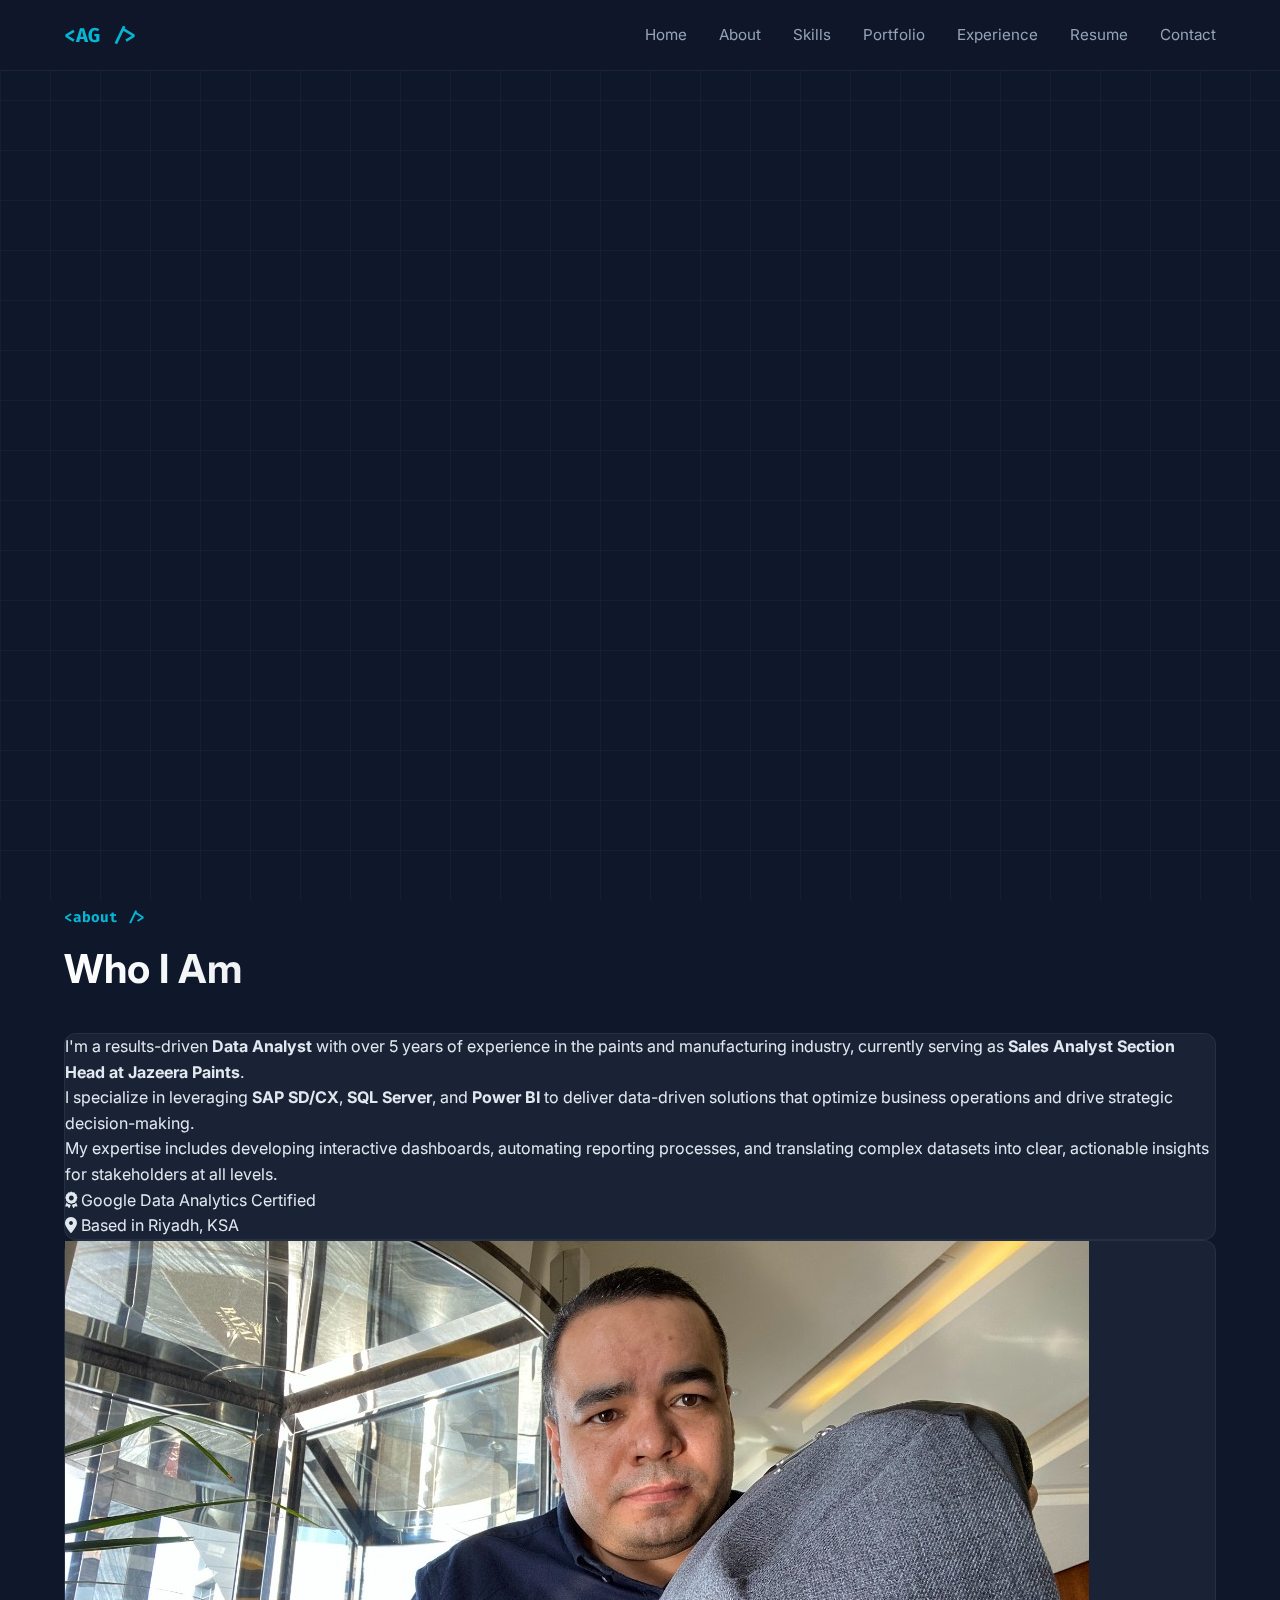
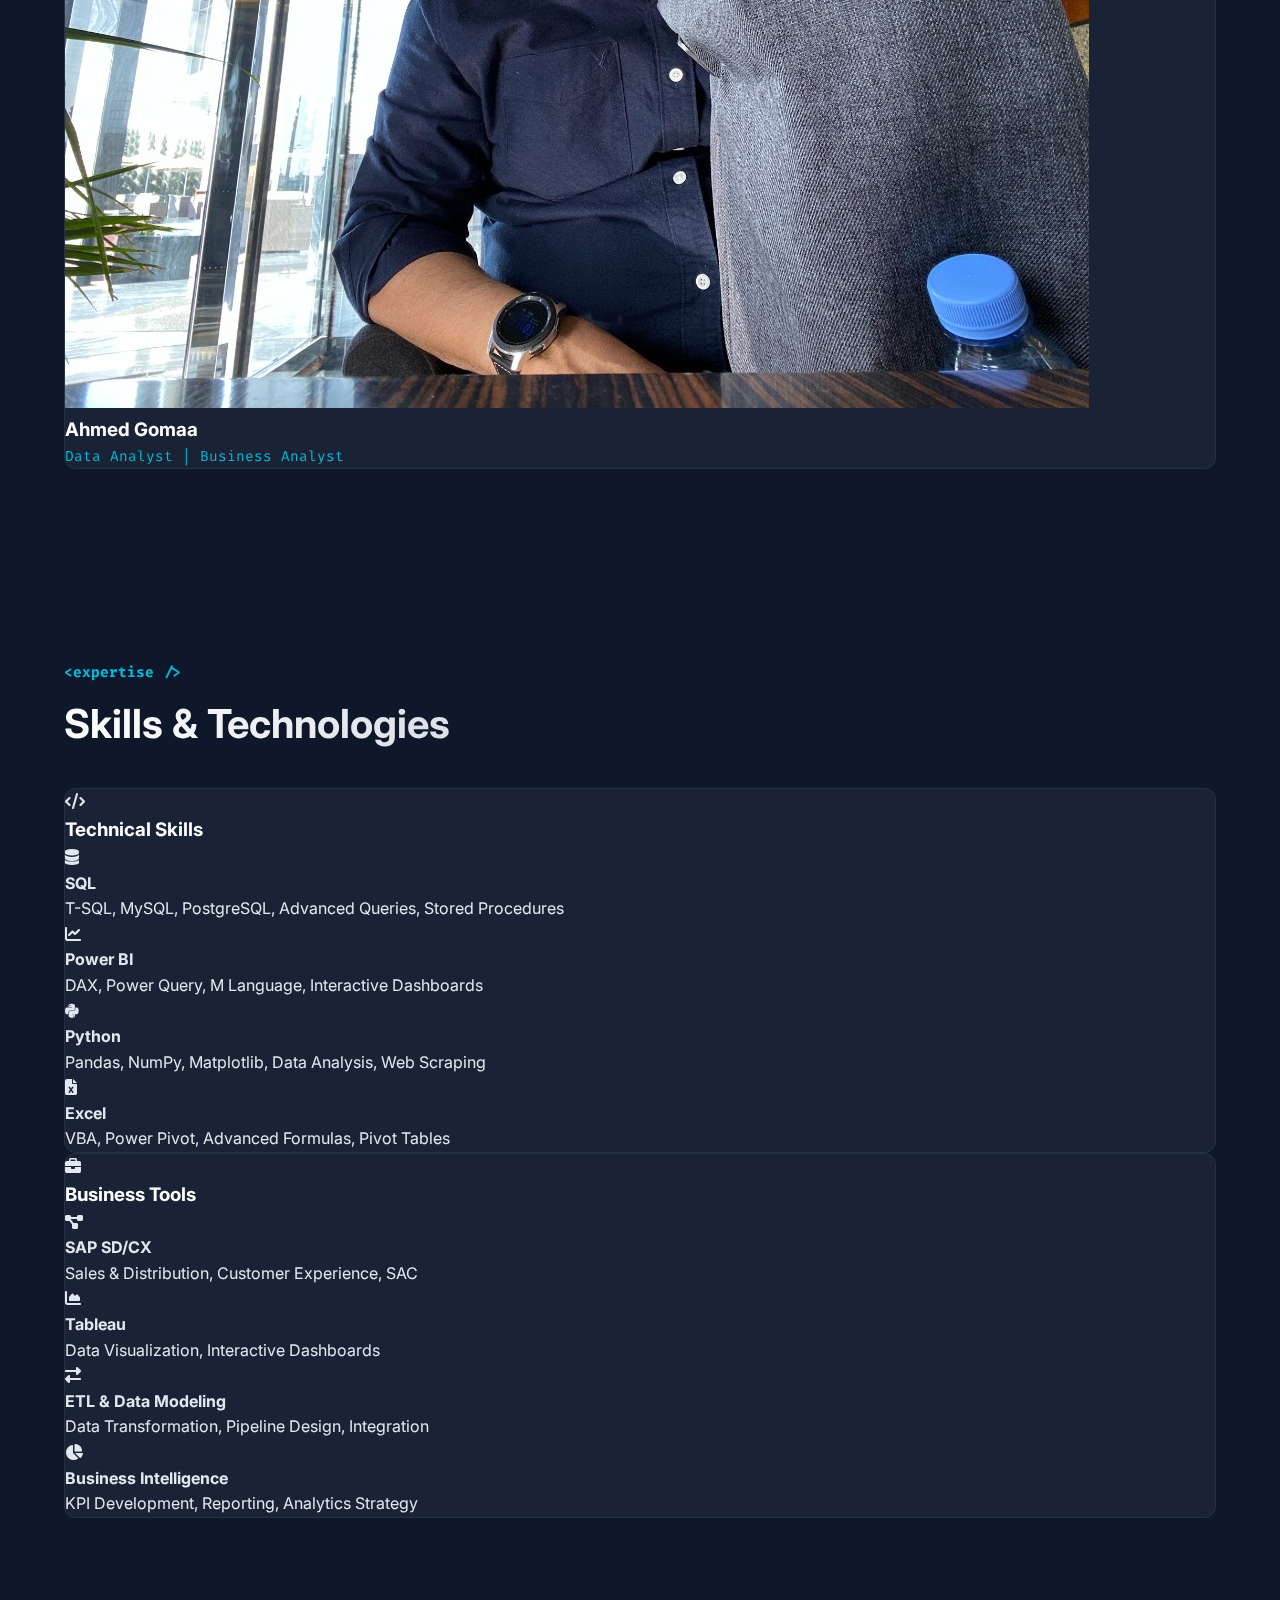
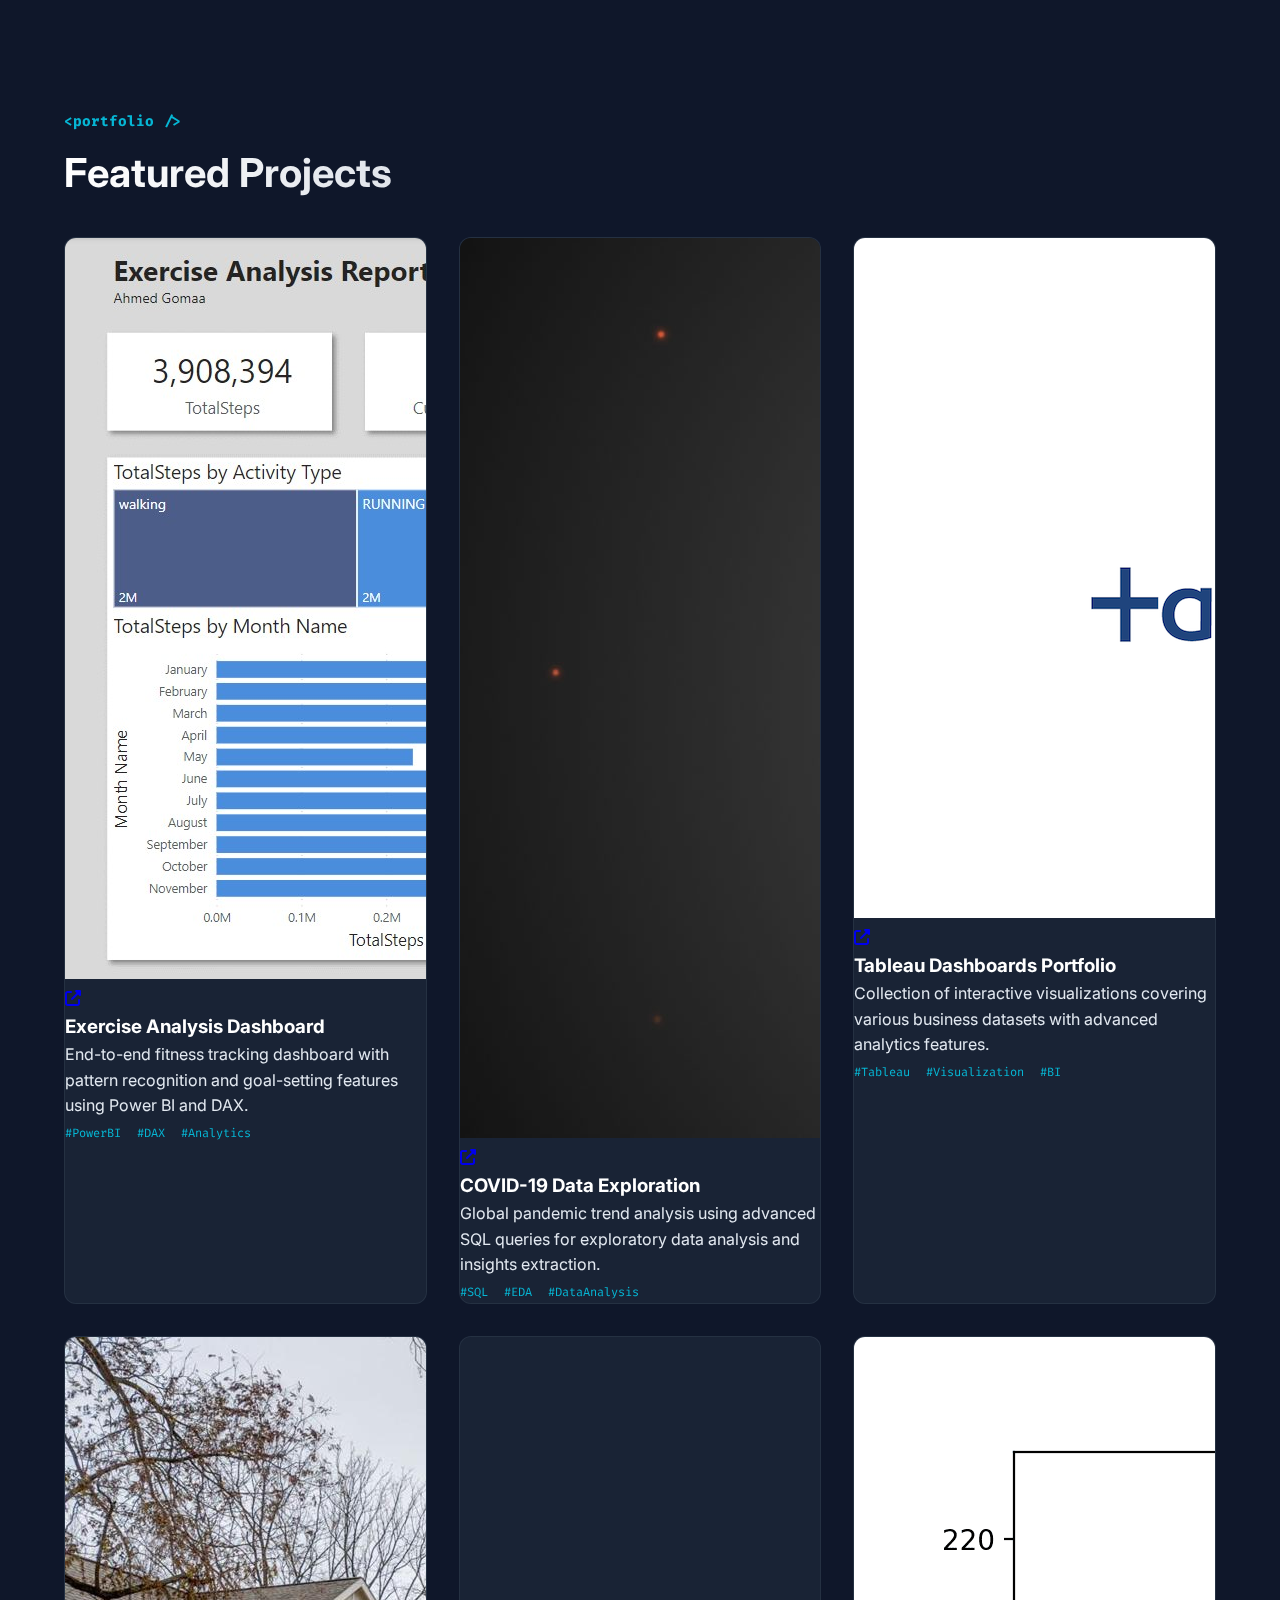
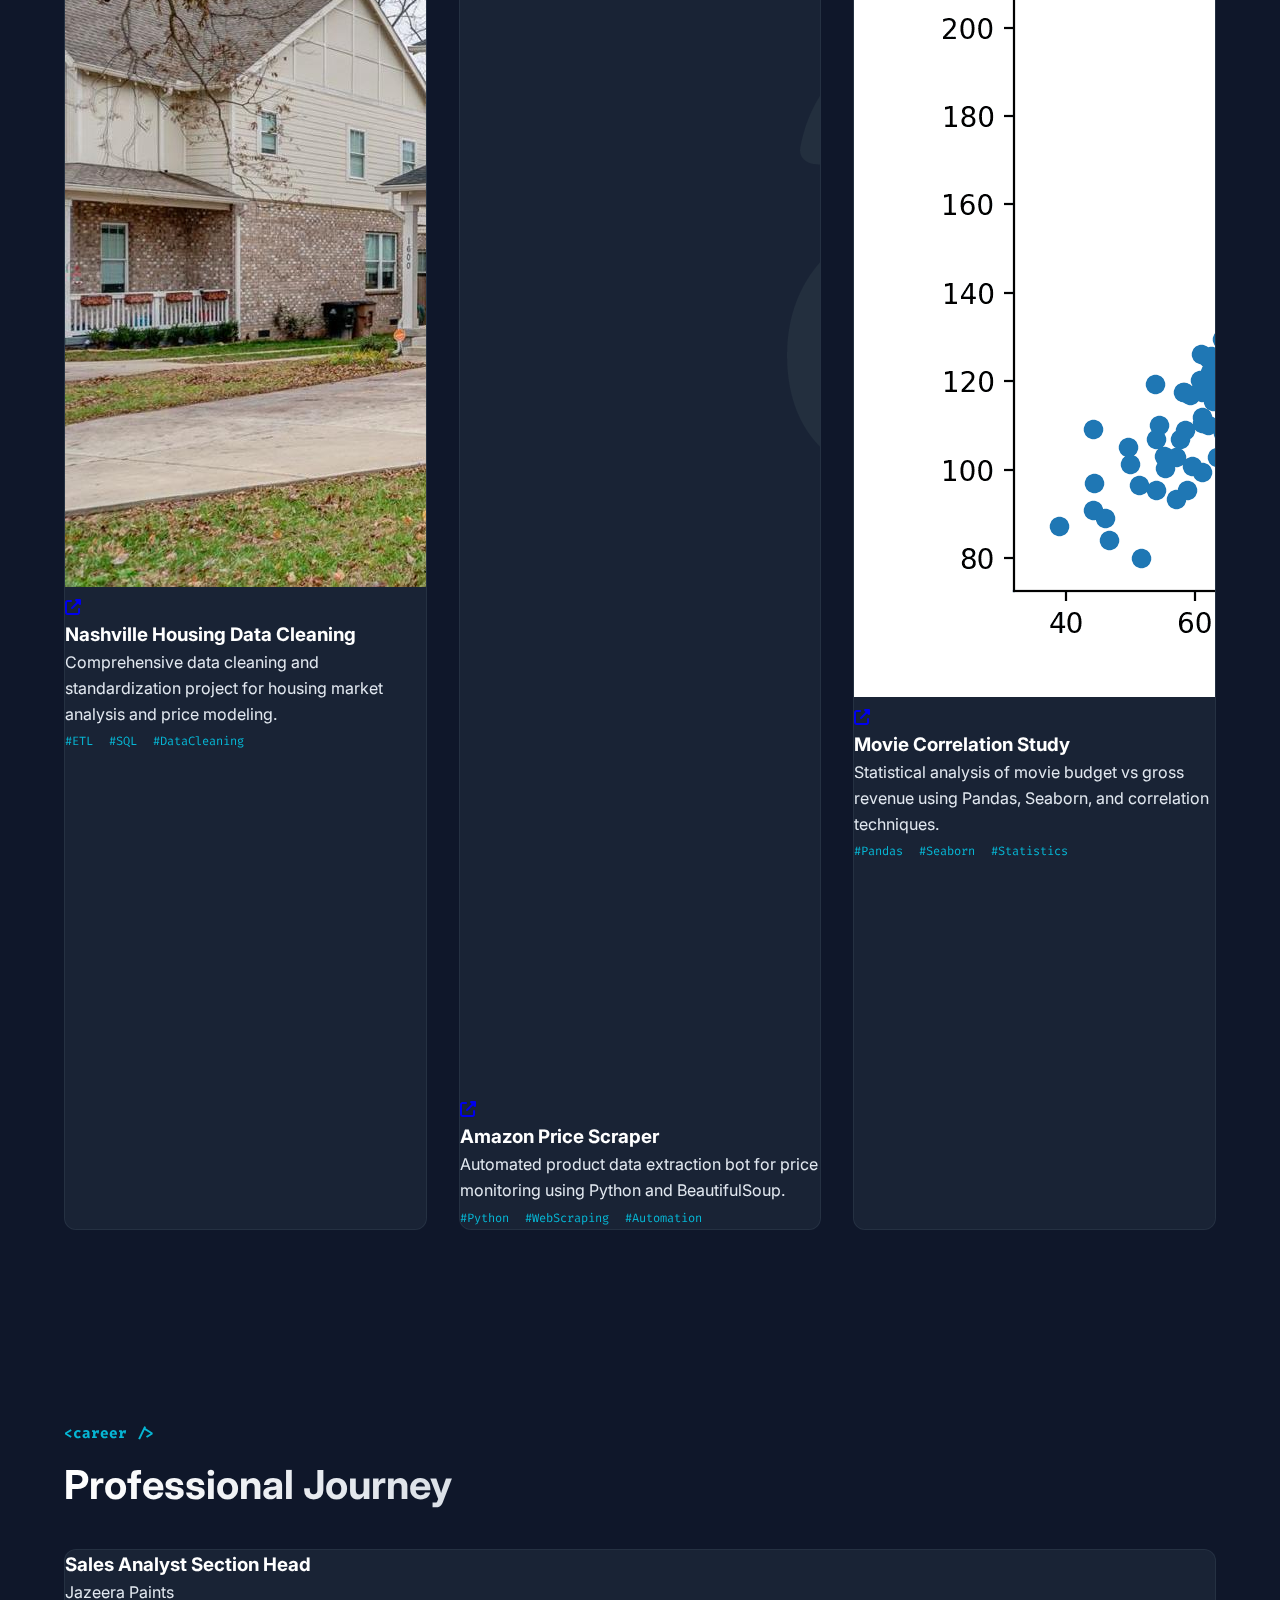
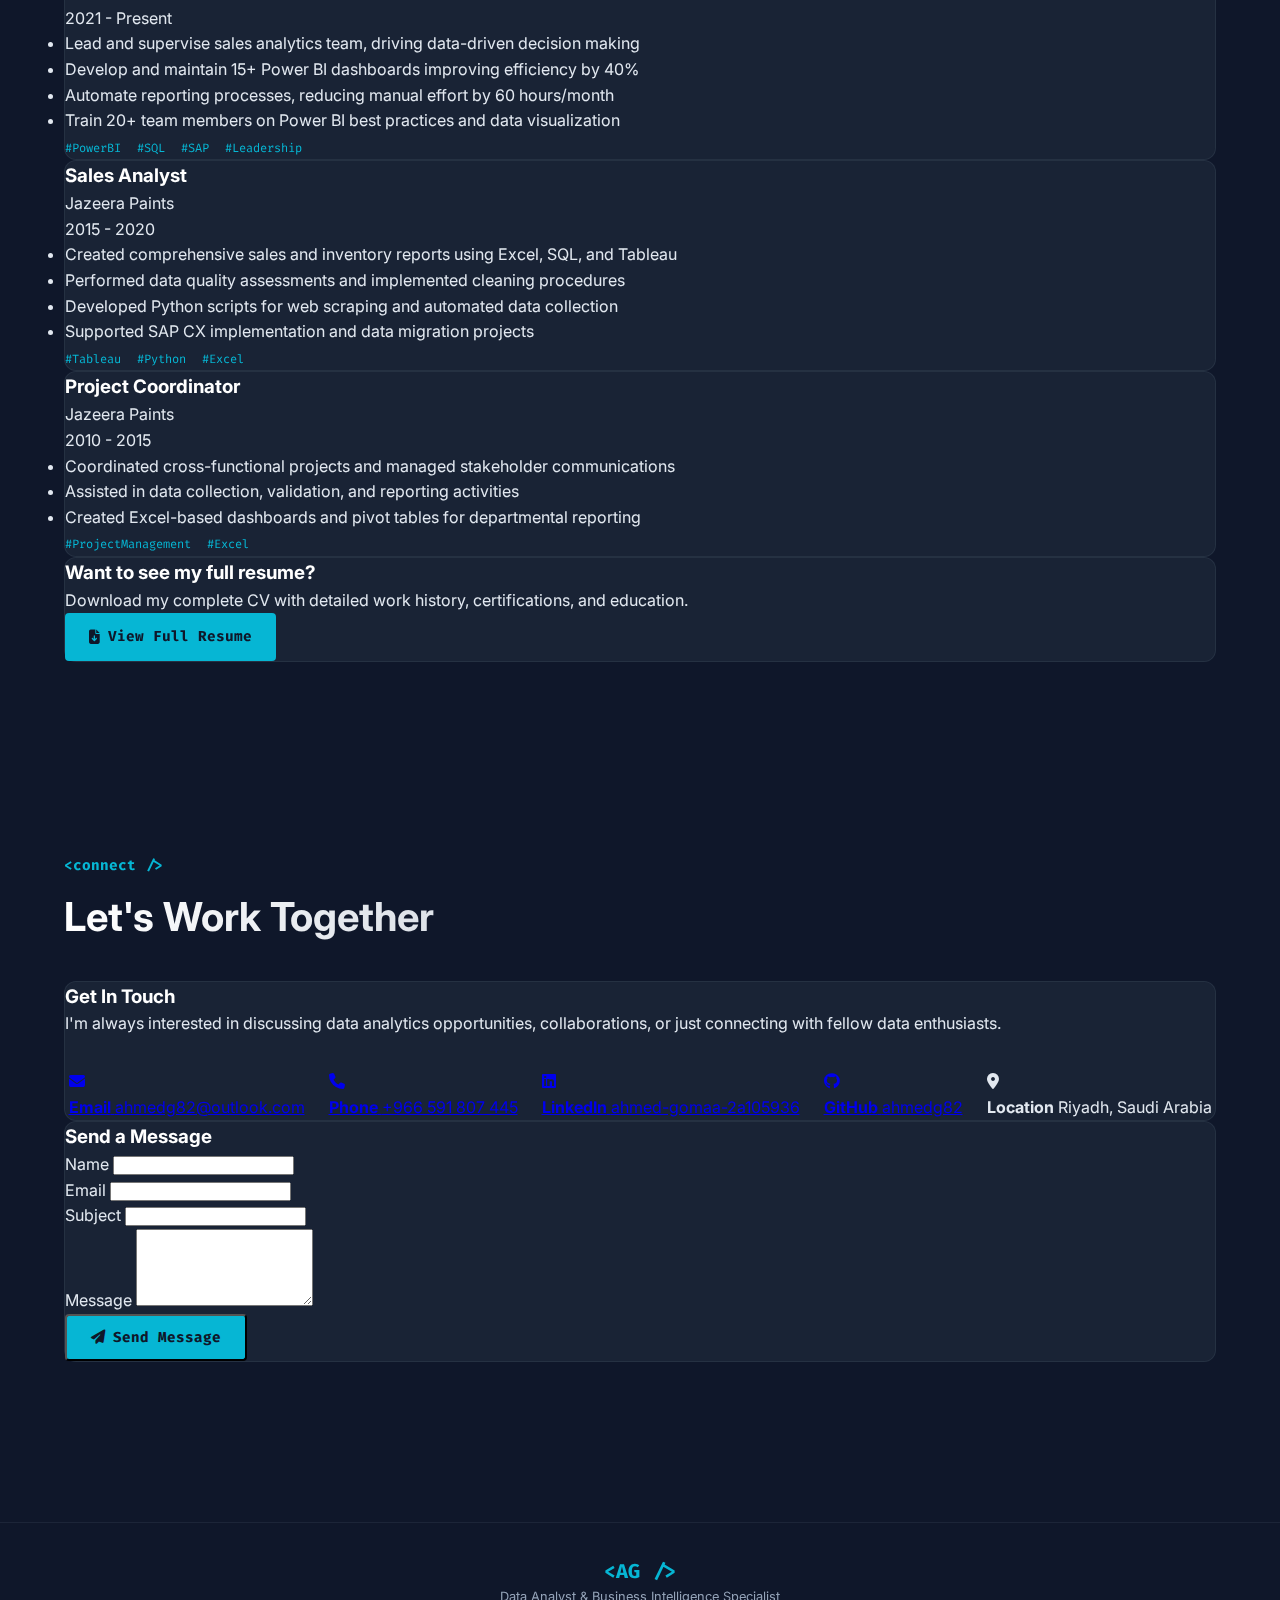
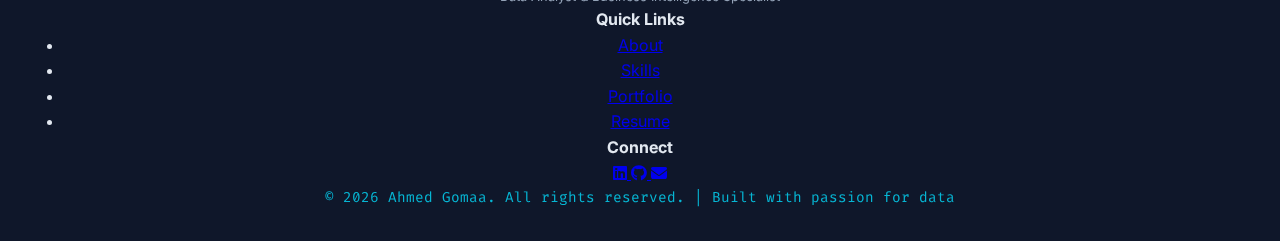
<file: index.html>
<!DOCTYPE html>
<html lang="en">

<head>
	<meta charset="UTF-8">
	<meta name="viewport" content="width=device-width, initial-scale=1.0">
	<title>Ahmed Gomaa | Data Analyst & Business Intelligence Specialist</title>
	<meta name="description"
		content="Data Analyst specializing in SQL, Power BI, SAP, and Business Intelligence. Transforming complex data into actionable insights.">

	<!-- Fonts -->
	<link rel="preconnect" href="https://fonts.googleapis.com">
	<link rel="preconnect" href="https://fonts.gstatic.com" crossorigin>
	<link
		href="https://fonts.googleapis.com/css2?family=Inter:wght@300;400;500;600;700&family=Fira+Code:wght@400;500;600&display=swap"
		rel="stylesheet">

	<!-- Icons -->
	<link rel="stylesheet" href="https://cdnjs.cloudflare.com/ajax/libs/font-awesome/6.4.0/css/all.min.css">

	<!-- Styles -->
	<link rel="stylesheet" href="assets/css/style.css">
	<link rel="stylesheet" href="assets/css/hero-photo.css">
</head>

<body>

	<div class="background-grid"></div>

	<!-- Navigation -->
	<nav class="navbar">
		<div class="container nav-container">
			<a href="#" class="logo">&lt;AG /&gt;</a>
			<ul class="nav-links">
				<li><a href="#hero">Home</a></li>
				<li><a href="#about">About</a></li>
				<li><a href="#skills">Skills</a></li>
				<li><a href="#projects">Portfolio</a></li>
				<li><a href="#experience">Experience</a></li>
				<li><a href="cv.html">Resume</a></li>
				<li><a href="#contact">Contact</a></li>
			</ul>
			<div class="hamburger">
				<i class="fas fa-bars"></i>
			</div>
		</div>
	</nav>

	<!-- Hero Section -->
	<header id="hero" class="hero-section">
		<div class="container">
			<div class="hero-grid">
				<div class="hero-text">
					<p class="mono-text fades-in">Hello, I'm</p>
					<h1 class="fades-in delay-1">Ahmed Gomaa</h1>
					<h2 class="fades-in delay-2">Data Analyst & <span class="highlight">Business Intelligence</span>
						Specialist</h2>
					<p class="hero-description fades-in delay-3">
						Transforming complex data into actionable insights. Specialized in SQL, Power BI, SAP, and
						advanced analytics
						to drive strategic business decisions.
					</p>

					<div class="hero-btns fades-in delay-3">
						<a href="#projects" class="btn btn-primary">
							<i class="fas fa-briefcase"></i> View Portfolio
						</a>
						<a href="cv.html" class="btn btn-outline">
							<i class="fas fa-download"></i> Download CV
						</a>
					</div>

					<div class="hero-stats fades-in delay-3">
						<div class="stat-box">
							<span class="stat-number">5+</span>
							<span class="stat-label">Years Experience</span>
						</div>
						<div class="stat-box">
							<span class="stat-number">20+</span>
							<span class="stat-label">Projects Completed</span>
						</div>
						<div class="stat-box">
							<span class="stat-number">6+</span>
							<span class="stat-label">Technologies</span>
						</div>
					</div>
				</div>

				<div class="hero-image fades-in delay-2">
					<img src="images/ahmed-hero.jpg" alt="Ahmed Gomaa - Data Analyst" class="hero-photo">
					<div class="hero-decoration"></div>
				</div>
			</div>
		</div>
	</header>

	<!-- About Section -->
	<section id="about" class="section">
		<div class="container">
			<div class="section-header">
				<h3 class="section-subtitle mono-text">&lt;about /&gt;</h3>
				<h2 class="section-title">Who I Am</h2>
			</div>

			<div class="about-grid">
				<div class="about-content glass">
					<p class="about-intro">
						I'm a results-driven <strong>Data Analyst</strong> with over 5 years of experience in the paints
						and
						manufacturing industry, currently serving as <strong>Sales Analyst Section Head at Jazeera
							Paints</strong>.
					</p>
					<p>
						I specialize in leveraging <strong>SAP SD/CX</strong>, <strong>SQL Server</strong>, and
						<strong>Power BI</strong>
						to deliver data-driven solutions that optimize business operations and drive strategic
						decision-making.
					</p>
					<p>
						My expertise includes developing interactive dashboards, automating reporting processes, and
						translating
						complex datasets into clear, actionable insights for stakeholders at all levels.
					</p>

					<div class="about-highlights">
						<div class="highlight-badge">
							<i class="fas fa-award"></i>
							<span>Google Data Analytics Certified</span>
						</div>
						<div class="highlight-badge">
							<i class="fas fa-map-marker-alt"></i>
							<span>Based in Riyadh, KSA</span>
						</div>
					</div>
				</div>

				<div class="about-image-card glass">
					<img src="images/ahmed-professional-2.jpg" alt="Ahmed Gomaa" class="about-photo">
					<div class="about-card-content">
						<h3>Ahmed Gomaa</h3>
						<p class="mono-text">Data Analyst | Business Analyst</p>
					</div>
				</div>
			</div>
		</div>
	</section>

	<!-- Skills Section -->
	<section id="skills" class="section">
		<div class="container">
			<div class="section-header">
				<h3 class="section-subtitle mono-text">&lt;expertise /&gt;</h3>
				<h2 class="section-title">Skills & Technologies</h2>
			</div>

			<div class="skills-categories">
				<!-- Technical Skills -->
				<div class="skill-category glass">
					<div class="category-header">
						<i class="fas fa-code"></i>
						<h3>Technical Skills</h3>
					</div>
					<div class="skills-grid">
						<div class="skill-card">
							<i class="fas fa-database"></i>
							<h4>SQL</h4>
							<p>T-SQL, MySQL, PostgreSQL, Advanced Queries, Stored Procedures</p>
						</div>
						<div class="skill-card">
							<i class="fas fa-chart-line"></i>
							<h4>Power BI</h4>
							<p>DAX, Power Query, M Language, Interactive Dashboards</p>
						</div>
						<div class="skill-card">
							<i class="fab fa-python"></i>
							<h4>Python</h4>
							<p>Pandas, NumPy, Matplotlib, Data Analysis, Web Scraping</p>
						</div>
						<div class="skill-card">
							<i class="fas fa-file-excel"></i>
							<h4>Excel</h4>
							<p>VBA, Power Pivot, Advanced Formulas, Pivot Tables</p>
						</div>
					</div>
				</div>

				<!-- Business Tools -->
				<div class="skill-category glass">
					<div class="category-header">
						<i class="fas fa-briefcase"></i>
						<h3>Business Tools</h3>
					</div>
					<div class="skills-grid">
						<div class="skill-card">
							<i class="fas fa-project-diagram"></i>
							<h4>SAP SD/CX</h4>
							<p>Sales & Distribution, Customer Experience, SAC</p>
						</div>
						<div class="skill-card">
							<i class="fas fa-chart-area"></i>
							<h4>Tableau</h4>
							<p>Data Visualization, Interactive Dashboards</p>
						</div>
						<div class="skill-card">
							<i class="fas fa-exchange-alt"></i>
							<h4>ETL & Data Modeling</h4>
							<p>Data Transformation, Pipeline Design, Integration</p>
						</div>
						<div class="skill-card">
							<i class="fas fa-chart-pie"></i>
							<h4>Business Intelligence</h4>
							<p>KPI Development, Reporting, Analytics Strategy</p>
						</div>
					</div>
				</div>
			</div>
		</div>
	</section>

	<!-- Projects Section -->
	<section id="projects" class="section">
		<div class="container">
			<div class="section-header">
				<h3 class="section-subtitle mono-text">&lt;portfolio /&gt;</h3>
				<h2 class="section-title">Featured Projects</h2>
			</div>

			<div class="projects-grid">
				<!-- Project 1 -->
				<article class="project-card glass">
					<div class="project-image">
						<img src="images/pic01.jpg" alt="Exercise Analysis Dashboard">
						<div class="project-overlay">
							<a href="https://github.com/ahmedg82/Exercise-Analysis.git" target="_blank"
								class="project-link">
								<i class="fas fa-external-link-alt"></i>
							</a>
						</div>
					</div>
					<div class="project-content">
						<h3>Exercise Analysis Dashboard</h3>
						<p>End-to-end fitness tracking dashboard with pattern recognition and goal-setting features
							using Power BI and DAX.</p>
						<div class="project-tags">
							<span class="tag">#PowerBI</span>
							<span class="tag">#DAX</span>
							<span class="tag">#Analytics</span>
						</div>
					</div>
				</article>

				<!-- Project 2 -->
				<article class="project-card glass">
					<div class="project-image">
						<img src="images/pic02.jpg" alt="COVID-19 Data Exploration">
						<div class="project-overlay">
							<a href="https://github.com/ahmedg82/Covid_19_SQL/blob/master/Covid_19.sql" target="_blank"
								class="project-link">
								<i class="fas fa-external-link-alt"></i>
							</a>
						</div>
					</div>
					<div class="project-content">
						<h3>COVID-19 Data Exploration</h3>
						<p>Global pandemic trend analysis using advanced SQL queries for exploratory data analysis and
							insights extraction.</p>
						<div class="project-tags">
							<span class="tag">#SQL</span>
							<span class="tag">#EDA</span>
							<span class="tag">#DataAnalysis</span>
						</div>
					</div>
				</article>

				<!-- Project 3 -->
				<article class="project-card glass">
					<div class="project-image">
						<img src="images/pic03.jpg" alt="Tableau Dashboards">
						<div class="project-overlay">
							<a href="https://public.tableau.com/app/profile/ahmed.gomaa" target="_blank"
								class="project-link">
								<i class="fas fa-external-link-alt"></i>
							</a>
						</div>
					</div>
					<div class="project-content">
						<h3>Tableau Dashboards Portfolio</h3>
						<p>Collection of interactive visualizations covering various business datasets with advanced
							analytics features.</p>
						<div class="project-tags">
							<span class="tag">#Tableau</span>
							<span class="tag">#Visualization</span>
							<span class="tag">#BI</span>
						</div>
					</div>
				</article>

				<!-- Project 4 -->
				<article class="project-card glass">
					<div class="project-image">
						<img src="images/pic04.jpg" alt="Nashville Housing Data Cleaning">
						<div class="project-overlay">
							<a href="https://github.com/ahmedg82/Nashville_Housing" target="_blank"
								class="project-link">
								<i class="fas fa-external-link-alt"></i>
							</a>
						</div>
					</div>
					<div class="project-content">
						<h3>Nashville Housing Data Cleaning</h3>
						<p>Comprehensive data cleaning and standardization project for housing market analysis and price
							modeling.</p>
						<div class="project-tags">
							<span class="tag">#ETL</span>
							<span class="tag">#SQL</span>
							<span class="tag">#DataCleaning</span>
						</div>
					</div>
				</article>

				<!-- Project 5 -->
				<article class="project-card glass">
					<div class="project-image">
						<img src="images/pic05.jpg" alt="Amazon Price Scraper">
						<div class="project-overlay">
							<a href="https://github.com/ahmedg82/Amazon" target="_blank" class="project-link">
								<i class="fas fa-external-link-alt"></i>
							</a>
						</div>
					</div>
					<div class="project-content">
						<h3>Amazon Price Scraper</h3>
						<p>Automated product data extraction bot for price monitoring using Python and BeautifulSoup.
						</p>
						<div class="project-tags">
							<span class="tag">#Python</span>
							<span class="tag">#WebScraping</span>
							<span class="tag">#Automation</span>
						</div>
					</div>
				</article>

				<!-- Project 6 -->
				<article class="project-card glass">
					<div class="project-image">
						<img src="images/pic06.jpg" alt="Movie Correlation Study">
						<div class="project-overlay">
							<a href="https://github.com/ahmedg82/Movies" target="_blank" class="project-link">
								<i class="fas fa-external-link-alt"></i>
							</a>
						</div>
					</div>
					<div class="project-content">
						<h3>Movie Correlation Study</h3>
						<p>Statistical analysis of movie budget vs gross revenue using Pandas, Seaborn, and correlation
							techniques.</p>
						<div class="project-tags">
							<span class="tag">#Pandas</span>
							<span class="tag">#Seaborn</span>
							<span class="tag">#Statistics</span>
						</div>
					</div>
				</article>
			</div>
		</div>
	</section>

	<!-- Experience Section -->
	<section id="experience" class="section">
		<div class="container">
			<div class="section-header">
				<h3 class="section-subtitle mono-text">&lt;career /&gt;</h3>
				<h2 class="section-title">Professional Journey</h2>
			</div>

			<div class="timeline">
				<!-- Experience 1 -->
				<div class="timeline-item glass">
					<div class="timeline-marker"></div>
					<div class="timeline-content">
						<div class="timeline-header">
							<div>
								<h3>Sales Analyst Section Head</h3>
								<p class="company-name">Jazeera Paints</p>
							</div>
							<span class="timeline-date">2021 - Present</span>
						</div>
						<ul class="timeline-responsibilities">
							<li>Lead and supervise sales analytics team, driving data-driven decision making</li>
							<li>Develop and maintain 15+ Power BI dashboards improving efficiency by 40%</li>
							<li>Automate reporting processes, reducing manual effort by 60 hours/month</li>
							<li>Train 20+ team members on Power BI best practices and data visualization</li>
						</ul>
						<div class="timeline-tags">
							<span class="tag">#PowerBI</span>
							<span class="tag">#SQL</span>
							<span class="tag">#SAP</span>
							<span class="tag">#Leadership</span>
						</div>
					</div>
				</div>

				<!-- Experience 2 -->
				<div class="timeline-item glass">
					<div class="timeline-marker"></div>
					<div class="timeline-content">
						<div class="timeline-header">
							<div>
								<h3>Sales Analyst</h3>
								<p class="company-name">Jazeera Paints</p>
							</div>
							<span class="timeline-date">2015 - 2020</span>
						</div>
						<ul class="timeline-responsibilities">
							<li>Created comprehensive sales and inventory reports using Excel, SQL, and Tableau</li>
							<li>Performed data quality assessments and implemented cleaning procedures</li>
							<li>Developed Python scripts for web scraping and automated data collection</li>
							<li>Supported SAP CX implementation and data migration projects</li>
						</ul>
						<div class="timeline-tags">
							<span class="tag">#Tableau</span>
							<span class="tag">#Python</span>
							<span class="tag">#Excel</span>
						</div>
					</div>
				</div>

				<!-- Experience 3 -->
				<div class="timeline-item glass">
					<div class="timeline-marker"></div>
					<div class="timeline-content">
						<div class="timeline-header">
							<div>
								<h3>Project Coordinator</h3>
								<p class="company-name">Jazeera Paints</p>
							</div>
							<span class="timeline-date">2010 - 2015</span>
						</div>
						<ul class="timeline-responsibilities">
							<li>Coordinated cross-functional projects and managed stakeholder communications</li>
							<li>Assisted in data collection, validation, and reporting activities</li>
							<li>Created Excel-based dashboards and pivot tables for departmental reporting</li>
						</ul>
						<div class="timeline-tags">
							<span class="tag">#ProjectManagement</span>
							<span class="tag">#Excel</span>
						</div>
					</div>
				</div>
			</div>

			<div class="cta-box glass">
				<h3>Want to see my full resume?</h3>
				<p>Download my complete CV with detailed work history, certifications, and education.</p>
				<a href="cv.html" class="btn btn-primary">
					<i class="fas fa-file-download"></i> View Full Resume
				</a>
			</div>
		</div>
	</section>

	<!-- Contact Section -->
	<section id="contact" class="section">
		<div class="container">
			<div class="section-header">
				<h3 class="section-subtitle mono-text">&lt;connect /&gt;</h3>
				<h2 class="section-title">Let's Work Together</h2>
			</div>

			<div class="contact-grid">
				<div class="contact-info glass">
					<h3>Get In Touch</h3>
					<p>I'm always interested in discussing data analytics opportunities, collaborations, or just
						connecting with fellow data enthusiasts.</p>

					<div class="contact-methods">
						<a href="mailto:ahmedg82@outlook.com" class="contact-method">
							<i class="fas fa-envelope"></i>
							<div>
								<strong>Email</strong>
								<span>ahmedg82@outlook.com</span>
							</div>
						</a>

						<a href="tel:+966591807445" class="contact-method">
							<i class="fas fa-phone"></i>
							<div>
								<strong>Phone</strong>
								<span>+966 591 807 445</span>
							</div>
						</a>

						<a href="https://www.linkedin.com/in/ahmed-gomaa-2a105936/" target="_blank"
							class="contact-method">
							<i class="fab fa-linkedin"></i>
							<div>
								<strong>LinkedIn</strong>
								<span>ahmed-gomaa-2a105936</span>
							</div>
						</a>

						<a href="https://github.com/ahmedg82" target="_blank" class="contact-method">
							<i class="fab fa-github"></i>
							<div>
								<strong>GitHub</strong>
								<span>ahmedg82</span>
							</div>
						</a>

						<div class="contact-method">
							<i class="fas fa-map-marker-alt"></i>
							<div>
								<strong>Location</strong>
								<span>Riyadh, Saudi Arabia</span>
							</div>
						</div>
					</div>
				</div>

				<div class="contact-form-container glass">
					<h3>Send a Message</h3>
					<form class="contact-form" action="#" method="POST">
						<div class="form-group">
							<label for="name">Name</label>
							<input type="text" id="name" name="name" required>
						</div>

						<div class="form-group">
							<label for="email">Email</label>
							<input type="email" id="email" name="email" required>
						</div>

						<div class="form-group">
							<label for="subject">Subject</label>
							<input type="text" id="subject" name="subject" required>
						</div>

						<div class="form-group">
							<label for="message">Message</label>
							<textarea id="message" name="message" rows="5" required></textarea>
						</div>

						<button type="submit" class="btn btn-primary">
							<i class="fas fa-paper-plane"></i> Send Message
						</button>
					</form>
				</div>
			</div>
		</div>
	</section>

	<!-- Footer -->
	<footer>
		<div class="container">
			<div class="footer-content">
				<div class="footer-brand">
					<h3 class="logo">&lt;AG /&gt;</h3>
					<p>Data Analyst & Business Intelligence Specialist</p>
				</div>

				<div class="footer-links">
					<h4>Quick Links</h4>
					<ul>
						<li><a href="#about">About</a></li>
						<li><a href="#skills">Skills</a></li>
						<li><a href="#projects">Portfolio</a></li>
						<li><a href="cv.html">Resume</a></li>
					</ul>
				</div>

				<div class="footer-social">
					<h4>Connect</h4>
					<div class="social-links">
						<a href="https://www.linkedin.com/in/ahmed-gomaa-2a105936/" target="_blank"
							aria-label="LinkedIn">
							<i class="fab fa-linkedin"></i>
						</a>
						<a href="https://github.com/ahmedg82" target="_blank" aria-label="GitHub">
							<i class="fab fa-github"></i>
						</a>
						<a href="mailto:ahmedg82@outlook.com" aria-label="Email">
							<i class="fas fa-envelope"></i>
						</a>
					</div>
				</div>
			</div>

			<div class="footer-bottom">
				<p class="mono-text">© 2026 Ahmed Gomaa. All rights reserved. | Built with passion for data</p>
			</div>
		</div>
	</footer>

	<!-- Scripts -->
	<script src="assets/js/main.js"></script>
</body>

</html>
</file>
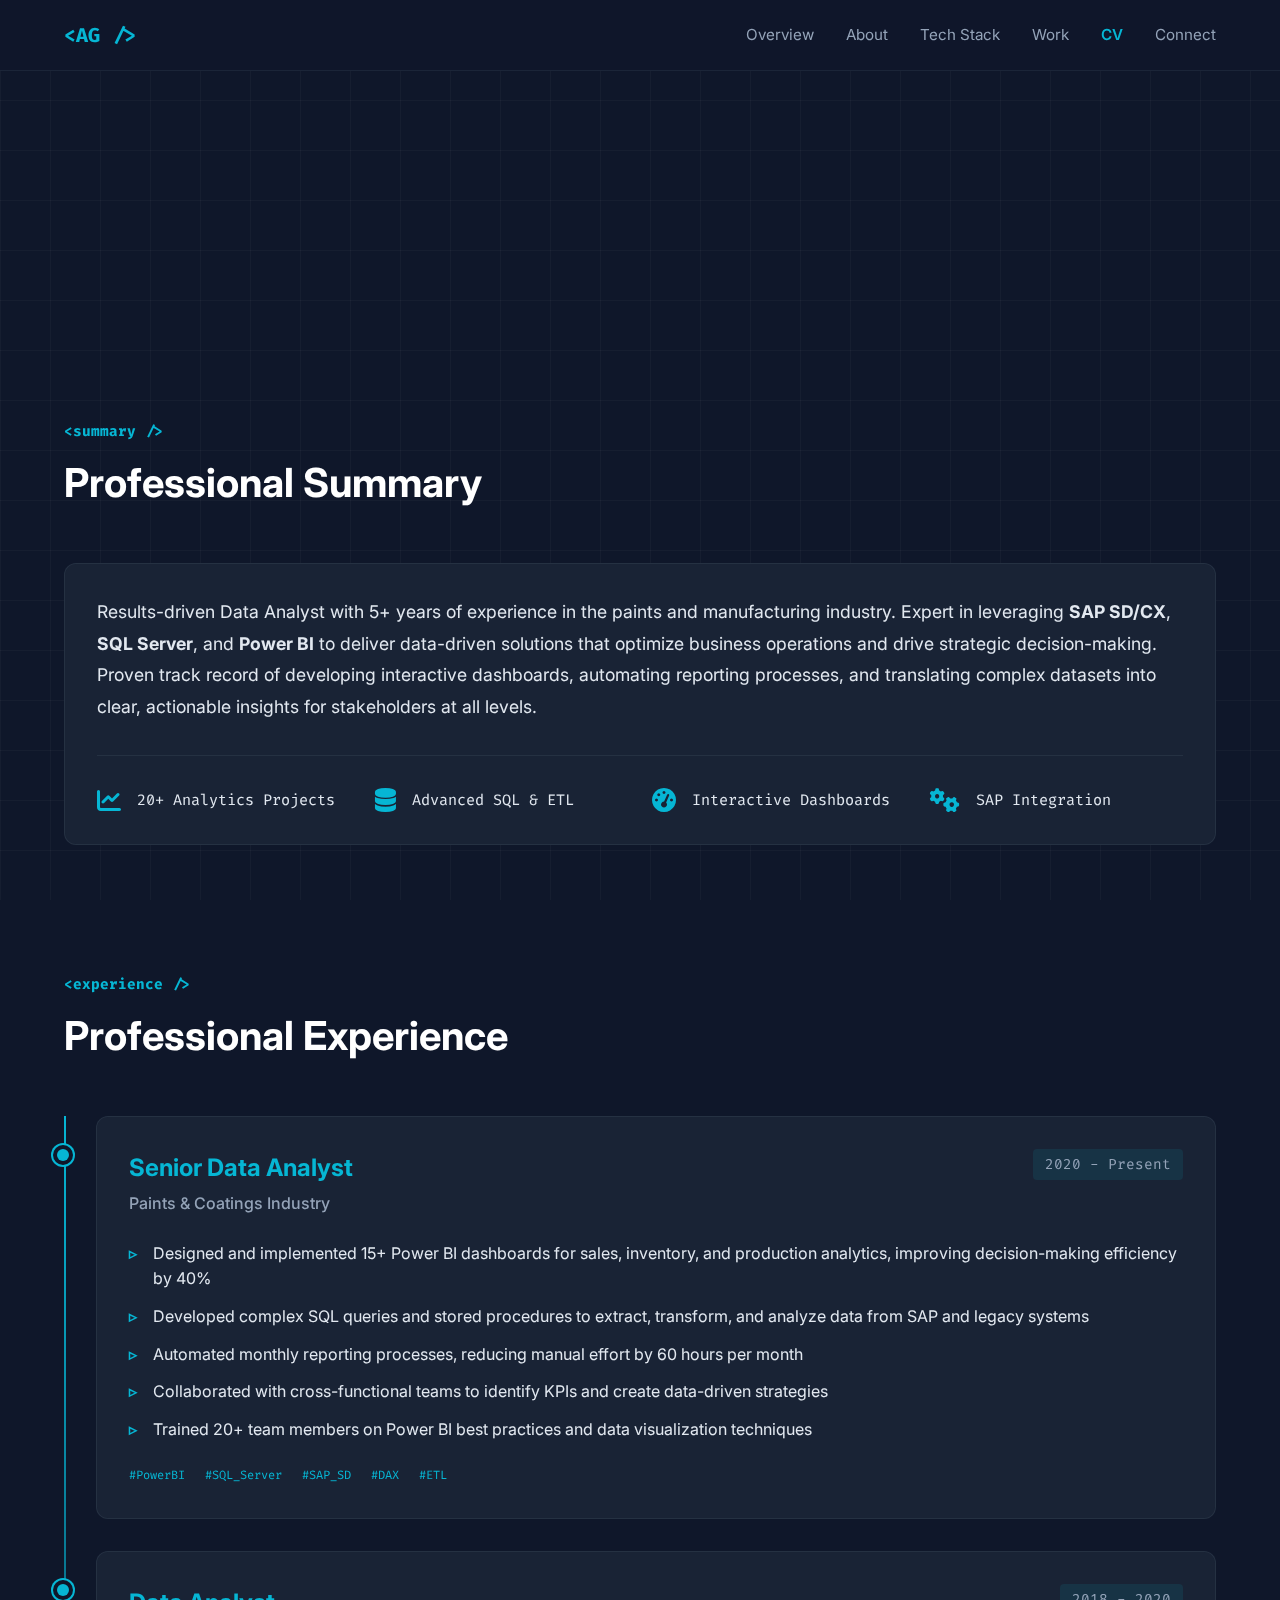
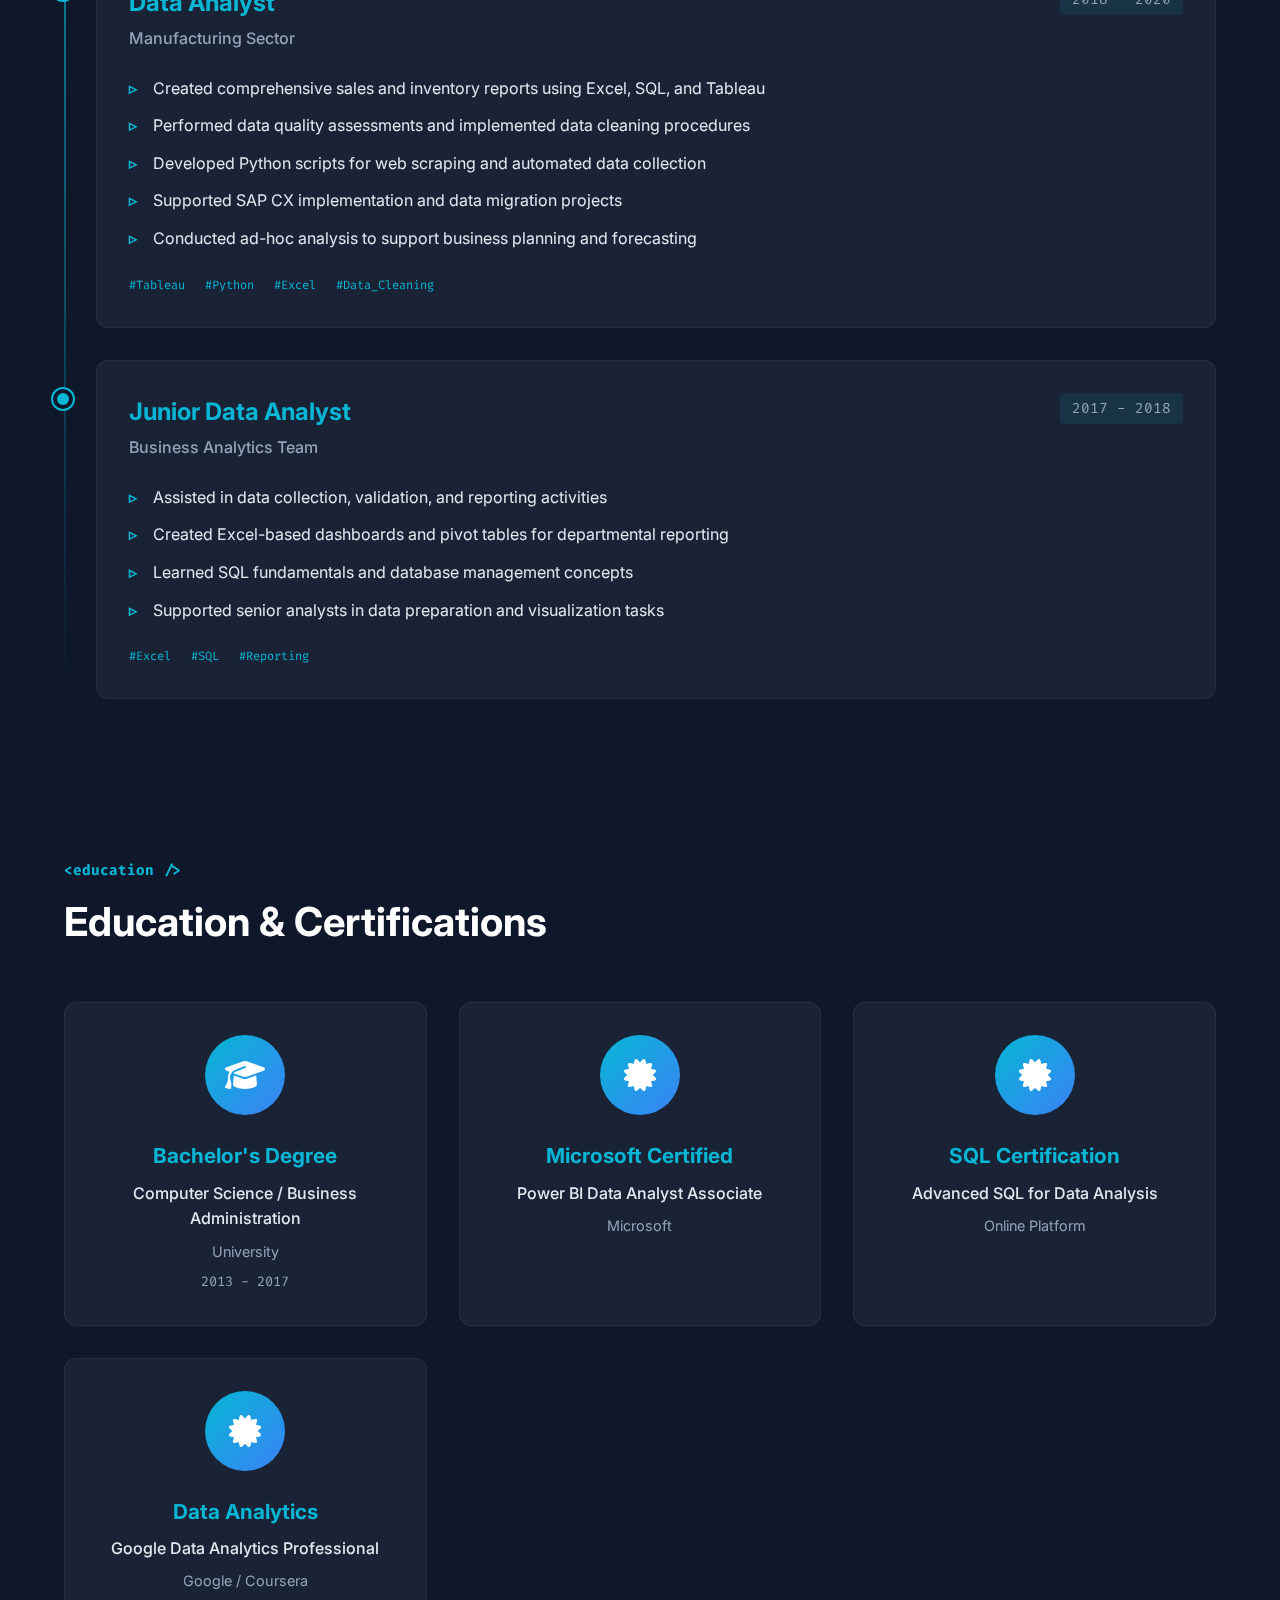
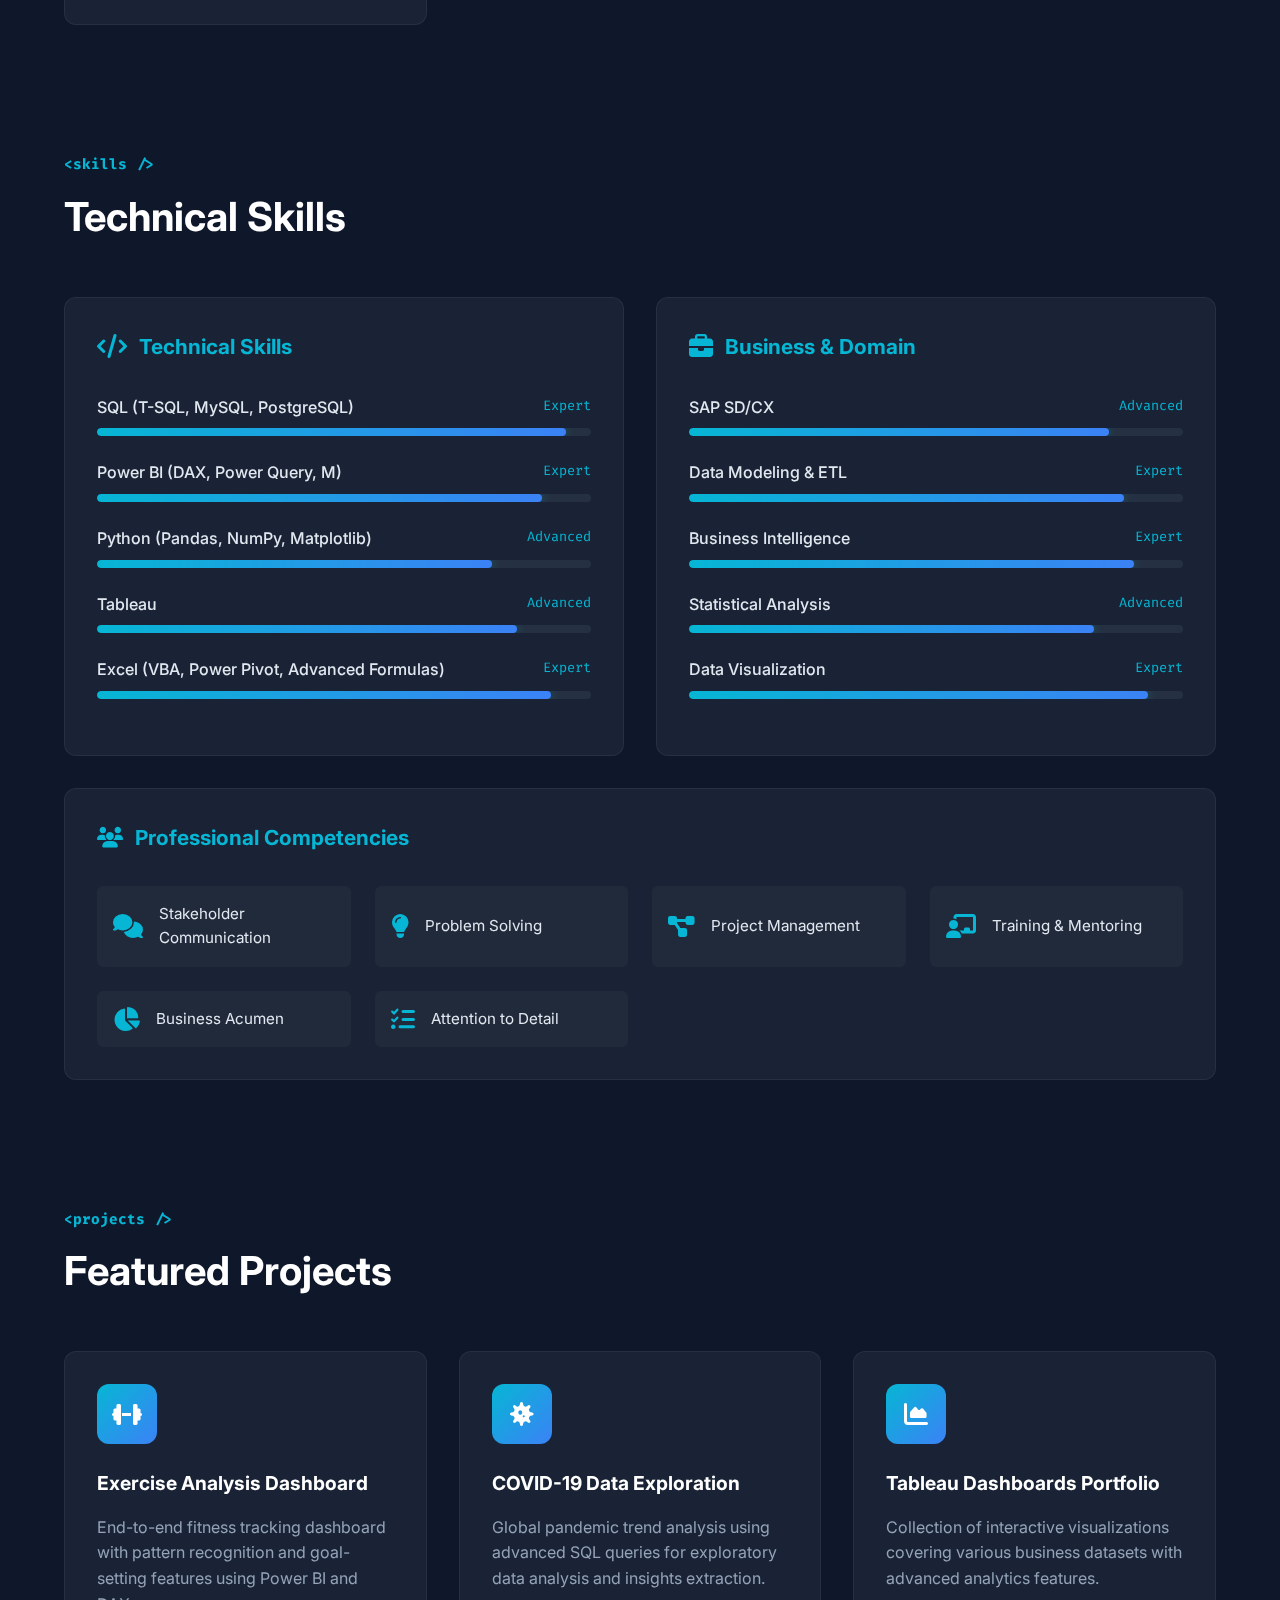
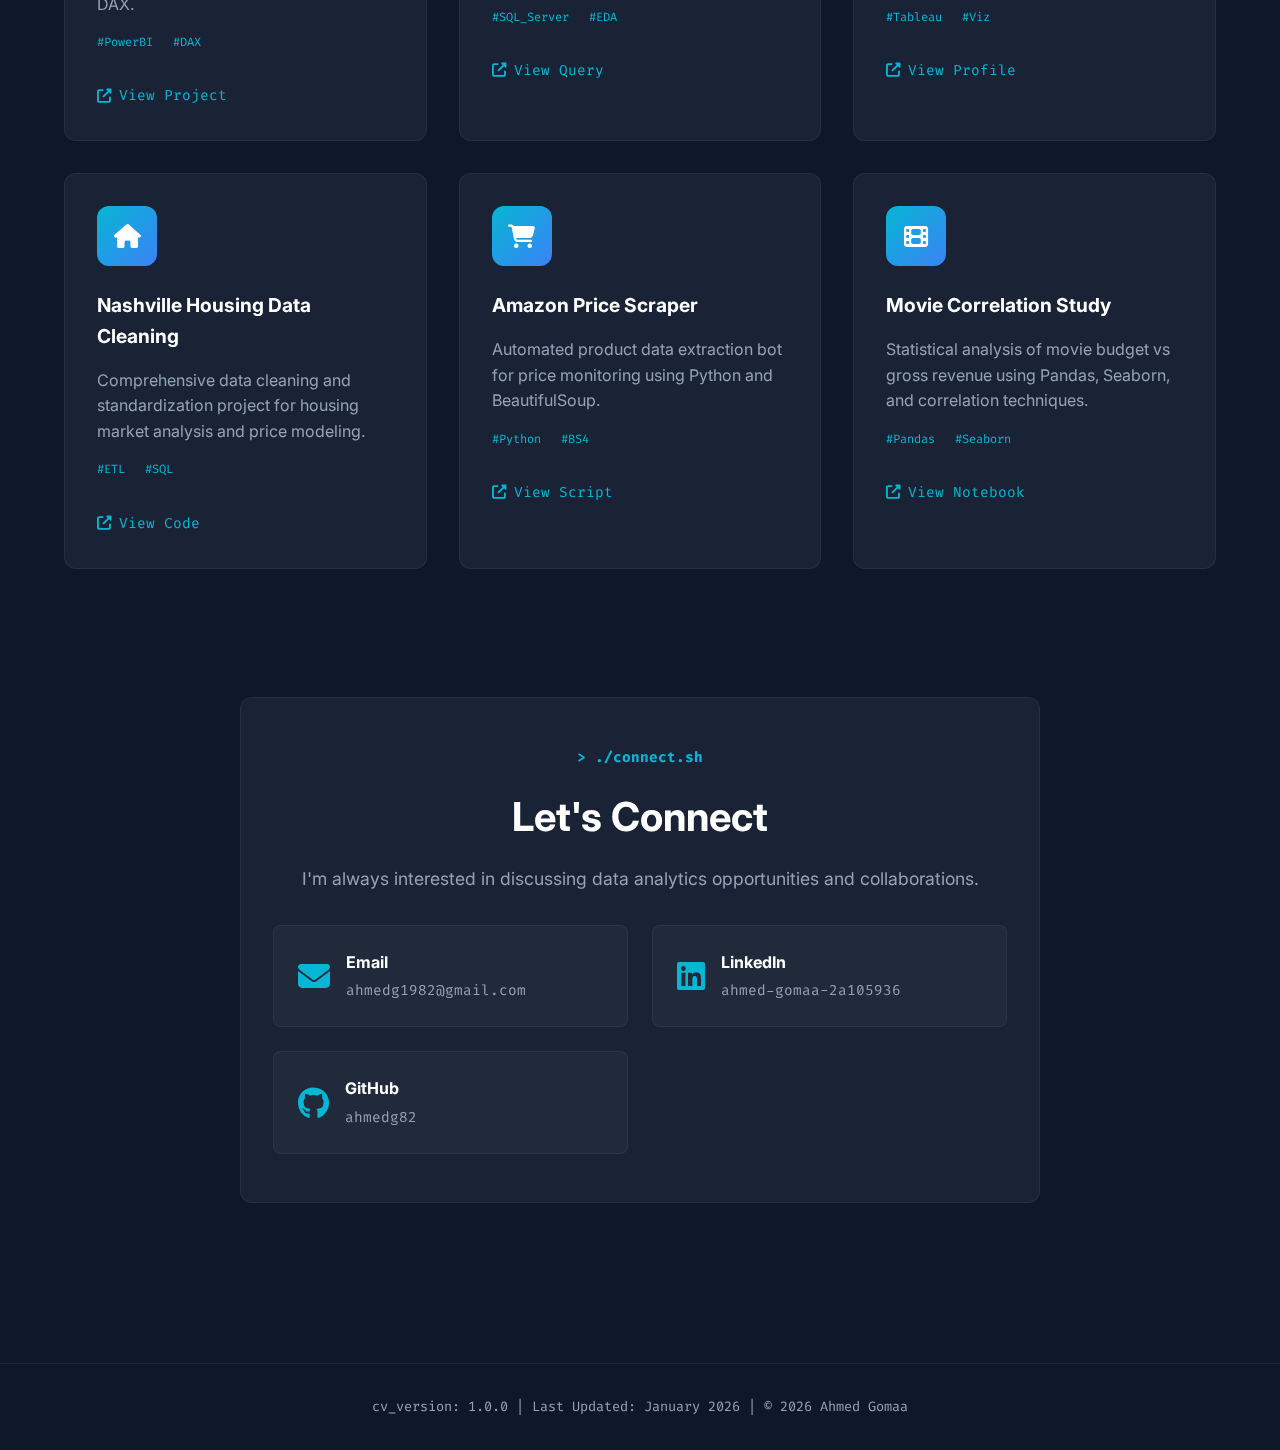
<file: cv.html>
<!DOCTYPE html>
<html lang="en">

<head>
    <meta charset="UTF-8">
    <meta name="viewport" content="width=device-width, initial-scale=1.0">
    <title>Ahmed Gomaa - CV | Data Analyst</title>
    <meta name="description"
        content="Professional CV of Ahmed Gomaa - Data Analyst specializing in SQL, Power BI, and Business Intelligence">

    <!-- Fonts: Inter for UI, Fira Code for Data/Tech -->
    <link rel="preconnect" href="https://fonts.googleapis.com">
    <link rel="preconnect" href="https://fonts.gstatic.com" crossorigin>
    <link
        href="https://fonts.googleapis.com/css2?family=Inter:wght@300;400;500;600;700&family=Fira+Code:wght@400;500;600&display=swap"
        rel="stylesheet">

    <!-- Icons -->
    <link rel="stylesheet" href="https://cdnjs.cloudflare.com/ajax/libs/font-awesome/6.4.0/css/all.min.css">

    <!-- Styles -->
    <link rel="stylesheet" href="assets/css/style.css">
    <link rel="stylesheet" href="assets/css/cv.css">
</head>

<body>

    <div class="background-grid"></div>

    <!-- Navigation -->
    <nav class="navbar">
        <div class="container nav-container">
            <a href="index.html" class="logo">&lt;AG /&gt;</a>
            <ul class="nav-links">
                <li><a href="index.html#hero">Overview</a></li>
                <li><a href="index.html#about">About</a></li>
                <li><a href="index.html#stack">Tech Stack</a></li>
                <li><a href="index.html#projects">Work</a></li>
                <li><a href="cv.html" class="active">CV</a></li>
                <li><a href="index.html#contact">Connect</a></li>
            </ul>
            <div class="hamburger">
                <i class="fas fa-bars"></i>
            </div>
        </div>
    </nav>

    <!-- CV Hero Section -->
    <header class="cv-hero">
        <div class="container">
            <div class="cv-header-content fades-in">
                <div class="cv-profile">
                    <div class="profile-avatar">
                        <i class="fas fa-user-tie"></i>
                    </div>
                    <div class="profile-info">
                        <p class="mono-text">> curriculum_vitae.pdf</p>
                        <h1>Ahmed Gomaa</h1>
                        <h2 class="cv-title">Data Analyst & Business Intelligence Specialist</h2>
                        <p class="cv-tagline">Transforming complex data into actionable business insights</p>
                    </div>
                </div>
                <div class="cv-actions">
                    <button onclick="window.print()" class="btn btn-primary">
                        <i class="fas fa-download"></i> Download PDF
                    </button>
                    <a href="index.html#contact" class="btn btn-outline">
                        <i class="fas fa-envelope"></i> Contact Me
                    </a>
                </div>
            </div>
        </div>
    </header>

    <!-- Professional Summary -->
    <section class="cv-section">
        <div class="container">
            <div class="cv-section-header">
                <h3 class="mono-text">&lt;summary /&gt;</h3>
                <h2>Professional Summary</h2>
            </div>
            <div class="glass cv-card">
                <p class="cv-summary-text">
                    Results-driven Data Analyst with 5+ years of experience in the paints and manufacturing industry.
                    Expert in leveraging <strong>SAP SD/CX</strong>, <strong>SQL Server</strong>, and <strong>Power
                        BI</strong>
                    to deliver data-driven solutions that optimize business operations and drive strategic
                    decision-making.
                    Proven track record of developing interactive dashboards, automating reporting processes, and
                    translating complex datasets into clear, actionable insights for stakeholders at all levels.
                </p>
                <div class="cv-highlights">
                    <div class="highlight-item">
                        <i class="fas fa-chart-line"></i>
                        <span>20+ Analytics Projects</span>
                    </div>
                    <div class="highlight-item">
                        <i class="fas fa-database"></i>
                        <span>Advanced SQL & ETL</span>
                    </div>
                    <div class="highlight-item">
                        <i class="fas fa-tachometer-alt"></i>
                        <span>Interactive Dashboards</span>
                    </div>
                    <div class="highlight-item">
                        <i class="fas fa-cogs"></i>
                        <span>SAP Integration</span>
                    </div>
                </div>
            </div>
        </div>
    </section>

    <!-- Experience Timeline -->
    <section class="cv-section">
        <div class="container">
            <div class="cv-section-header">
                <h3 class="mono-text">&lt;experience /&gt;</h3>
                <h2>Professional Experience</h2>
            </div>
            <div class="timeline">
                <!-- Experience Item 1 -->
                <div class="timeline-item glass">
                    <div class="timeline-marker"></div>
                    <div class="timeline-content">
                        <div class="timeline-header">
                            <div>
                                <h3>Senior Data Analyst</h3>
                                <p class="company-name">Paints & Coatings Industry</p>
                            </div>
                            <span class="timeline-date">2020 - Present</span>
                        </div>
                        <ul class="timeline-responsibilities">
                            <li>Designed and implemented 15+ Power BI dashboards for sales, inventory, and production
                                analytics,
                                improving decision-making efficiency by 40%</li>
                            <li>Developed complex SQL queries and stored procedures to extract, transform, and analyze
                                data
                                from SAP and legacy systems</li>
                            <li>Automated monthly reporting processes, reducing manual effort by 60 hours per month</li>
                            <li>Collaborated with cross-functional teams to identify KPIs and create data-driven
                                strategies</li>
                            <li>Trained 20+ team members on Power BI best practices and data visualization techniques
                            </li>
                        </ul>
                        <div class="timeline-tags">
                            <span class="tag">#PowerBI</span>
                            <span class="tag">#SQL_Server</span>
                            <span class="tag">#SAP_SD</span>
                            <span class="tag">#DAX</span>
                            <span class="tag">#ETL</span>
                        </div>
                    </div>
                </div>

                <!-- Experience Item 2 -->
                <div class="timeline-item glass">
                    <div class="timeline-marker"></div>
                    <div class="timeline-content">
                        <div class="timeline-header">
                            <div>
                                <h3>Data Analyst</h3>
                                <p class="company-name">Manufacturing Sector</p>
                            </div>
                            <span class="timeline-date">2018 - 2020</span>
                        </div>
                        <ul class="timeline-responsibilities">
                            <li>Created comprehensive sales and inventory reports using Excel, SQL, and Tableau</li>
                            <li>Performed data quality assessments and implemented data cleaning procedures</li>
                            <li>Developed Python scripts for web scraping and automated data collection</li>
                            <li>Supported SAP CX implementation and data migration projects</li>
                            <li>Conducted ad-hoc analysis to support business planning and forecasting</li>
                        </ul>
                        <div class="timeline-tags">
                            <span class="tag">#Tableau</span>
                            <span class="tag">#Python</span>
                            <span class="tag">#Excel</span>
                            <span class="tag">#Data_Cleaning</span>
                        </div>
                    </div>
                </div>

                <!-- Experience Item 3 -->
                <div class="timeline-item glass">
                    <div class="timeline-marker"></div>
                    <div class="timeline-content">
                        <div class="timeline-header">
                            <div>
                                <h3>Junior Data Analyst</h3>
                                <p class="company-name">Business Analytics Team</p>
                            </div>
                            <span class="timeline-date">2017 - 2018</span>
                        </div>
                        <ul class="timeline-responsibilities">
                            <li>Assisted in data collection, validation, and reporting activities</li>
                            <li>Created Excel-based dashboards and pivot tables for departmental reporting</li>
                            <li>Learned SQL fundamentals and database management concepts</li>
                            <li>Supported senior analysts in data preparation and visualization tasks</li>
                        </ul>
                        <div class="timeline-tags">
                            <span class="tag">#Excel</span>
                            <span class="tag">#SQL</span>
                            <span class="tag">#Reporting</span>
                        </div>
                    </div>
                </div>
            </div>
        </div>
    </section>

    <!-- Education -->
    <section class="cv-section">
        <div class="container">
            <div class="cv-section-header">
                <h3 class="mono-text">&lt;education /&gt;</h3>
                <h2>Education & Certifications</h2>
            </div>
            <div class="education-grid">
                <!-- Education Item -->
                <div class="glass cv-card education-card">
                    <div class="education-icon">
                        <i class="fas fa-graduation-cap"></i>
                    </div>
                    <h3>Bachelor's Degree</h3>
                    <p class="education-field">Computer Science / Business Administration</p>
                    <p class="education-institution">University</p>
                    <p class="education-year">2013 - 2017</p>
                </div>

                <!-- Certification 1 -->
                <div class="glass cv-card certification-card">
                    <div class="cert-icon">
                        <i class="fas fa-certificate"></i>
                    </div>
                    <h3>Microsoft Certified</h3>
                    <p class="cert-name">Power BI Data Analyst Associate</p>
                    <p class="cert-issuer">Microsoft</p>
                </div>

                <!-- Certification 2 -->
                <div class="glass cv-card certification-card">
                    <div class="cert-icon">
                        <i class="fas fa-certificate"></i>
                    </div>
                    <h3>SQL Certification</h3>
                    <p class="cert-name">Advanced SQL for Data Analysis</p>
                    <p class="cert-issuer">Online Platform</p>
                </div>

                <!-- Certification 3 -->
                <div class="glass cv-card certification-card">
                    <div class="cert-icon">
                        <i class="fas fa-certificate"></i>
                    </div>
                    <h3>Data Analytics</h3>
                    <p class="cert-name">Google Data Analytics Professional</p>
                    <p class="cert-issuer">Google / Coursera</p>
                </div>
            </div>
        </div>
    </section>

    <!-- Skills Matrix -->
    <section class="cv-section">
        <div class="container">
            <div class="cv-section-header">
                <h3 class="mono-text">&lt;skills /&gt;</h3>
                <h2>Technical Skills</h2>
            </div>
            <div class="skills-container">
                <!-- Technical Skills -->
                <div class="glass cv-card skills-category">
                    <h3><i class="fas fa-code"></i> Technical Skills</h3>
                    <div class="skill-item">
                        <div class="skill-header">
                            <span>SQL (T-SQL, MySQL, PostgreSQL)</span>
                            <span class="skill-level">Expert</span>
                        </div>
                        <div class="skill-bar">
                            <div class="skill-progress" style="width: 95%"></div>
                        </div>
                    </div>
                    <div class="skill-item">
                        <div class="skill-header">
                            <span>Power BI (DAX, Power Query, M)</span>
                            <span class="skill-level">Expert</span>
                        </div>
                        <div class="skill-bar">
                            <div class="skill-progress" style="width: 90%"></div>
                        </div>
                    </div>
                    <div class="skill-item">
                        <div class="skill-header">
                            <span>Python (Pandas, NumPy, Matplotlib)</span>
                            <span class="skill-level">Advanced</span>
                        </div>
                        <div class="skill-bar">
                            <div class="skill-progress" style="width: 80%"></div>
                        </div>
                    </div>
                    <div class="skill-item">
                        <div class="skill-header">
                            <span>Tableau</span>
                            <span class="skill-level">Advanced</span>
                        </div>
                        <div class="skill-bar">
                            <div class="skill-progress" style="width: 85%"></div>
                        </div>
                    </div>
                    <div class="skill-item">
                        <div class="skill-header">
                            <span>Excel (VBA, Power Pivot, Advanced Formulas)</span>
                            <span class="skill-level">Expert</span>
                        </div>
                        <div class="skill-bar">
                            <div class="skill-progress" style="width: 92%"></div>
                        </div>
                    </div>
                </div>

                <!-- Business & Domain Skills -->
                <div class="glass cv-card skills-category">
                    <h3><i class="fas fa-briefcase"></i> Business & Domain</h3>
                    <div class="skill-item">
                        <div class="skill-header">
                            <span>SAP SD/CX</span>
                            <span class="skill-level">Advanced</span>
                        </div>
                        <div class="skill-bar">
                            <div class="skill-progress" style="width: 85%"></div>
                        </div>
                    </div>
                    <div class="skill-item">
                        <div class="skill-header">
                            <span>Data Modeling & ETL</span>
                            <span class="skill-level">Expert</span>
                        </div>
                        <div class="skill-bar">
                            <div class="skill-progress" style="width: 88%"></div>
                        </div>
                    </div>
                    <div class="skill-item">
                        <div class="skill-header">
                            <span>Business Intelligence</span>
                            <span class="skill-level">Expert</span>
                        </div>
                        <div class="skill-bar">
                            <div class="skill-progress" style="width: 90%"></div>
                        </div>
                    </div>
                    <div class="skill-item">
                        <div class="skill-header">
                            <span>Statistical Analysis</span>
                            <span class="skill-level">Advanced</span>
                        </div>
                        <div class="skill-bar">
                            <div class="skill-progress" style="width: 82%"></div>
                        </div>
                    </div>
                    <div class="skill-item">
                        <div class="skill-header">
                            <span>Data Visualization</span>
                            <span class="skill-level">Expert</span>
                        </div>
                        <div class="skill-bar">
                            <div class="skill-progress" style="width: 93%"></div>
                        </div>
                    </div>
                </div>
            </div>

            <!-- Soft Skills -->
            <div class="glass cv-card soft-skills-card">
                <h3><i class="fas fa-users"></i> Professional Competencies</h3>
                <div class="soft-skills-grid">
                    <div class="soft-skill-item">
                        <i class="fas fa-comments"></i>
                        <span>Stakeholder Communication</span>
                    </div>
                    <div class="soft-skill-item">
                        <i class="fas fa-lightbulb"></i>
                        <span>Problem Solving</span>
                    </div>
                    <div class="soft-skill-item">
                        <i class="fas fa-project-diagram"></i>
                        <span>Project Management</span>
                    </div>
                    <div class="soft-skill-item">
                        <i class="fas fa-chalkboard-teacher"></i>
                        <span>Training & Mentoring</span>
                    </div>
                    <div class="soft-skill-item">
                        <i class="fas fa-chart-pie"></i>
                        <span>Business Acumen</span>
                    </div>
                    <div class="soft-skill-item">
                        <i class="fas fa-tasks"></i>
                        <span>Attention to Detail</span>
                    </div>
                </div>
            </div>
        </div>
    </section>

    <!-- Featured Projects -->
    <section class="cv-section">
        <div class="container">
            <div class="cv-section-header">
                <h3 class="mono-text">&lt;projects /&gt;</h3>
                <h2>Featured Projects</h2>
            </div>
            <div class="cv-projects-grid">
                <!-- Project 1 -->
                <div class="glass cv-project-card">
                    <div class="project-icon">
                        <i class="fas fa-dumbbell"></i>
                    </div>
                    <h3>Exercise Analysis Dashboard</h3>
                    <p>End-to-end fitness tracking dashboard with pattern recognition and goal-setting features using
                        Power BI and DAX.</p>
                    <div class="project-meta">
                        <span class="tag">#PowerBI</span>
                        <span class="tag">#DAX</span>
                    </div>
                    <a href="https://github.com/ahmedg82/Exercise-Analysis.git" target="_blank" class="project-link">
                        <i class="fas fa-external-link-alt"></i> View Project
                    </a>
                </div>

                <!-- Project 2 -->
                <div class="glass cv-project-card">
                    <div class="project-icon">
                        <i class="fas fa-virus"></i>
                    </div>
                    <h3>COVID-19 Data Exploration</h3>
                    <p>Global pandemic trend analysis using advanced SQL queries for exploratory data analysis and
                        insights extraction.</p>
                    <div class="project-meta">
                        <span class="tag">#SQL_Server</span>
                        <span class="tag">#EDA</span>
                    </div>
                    <a href="https://github.com/ahmedg82/Covid_19_SQL/blob/master/Covid_19.sql" target="_blank"
                        class="project-link">
                        <i class="fas fa-external-link-alt"></i> View Query
                    </a>
                </div>

                <!-- Project 3 -->
                <div class="glass cv-project-card">
                    <div class="project-icon">
                        <i class="fas fa-chart-area"></i>
                    </div>
                    <h3>Tableau Dashboards Portfolio</h3>
                    <p>Collection of interactive visualizations covering various business datasets with advanced
                        analytics features.</p>
                    <div class="project-meta">
                        <span class="tag">#Tableau</span>
                        <span class="tag">#Viz</span>
                    </div>
                    <a href="https://public.tableau.com/app/profile/ahmed.gomaa" target="_blank" class="project-link">
                        <i class="fas fa-external-link-alt"></i> View Profile
                    </a>
                </div>

                <!-- Project 4 -->
                <div class="glass cv-project-card">
                    <div class="project-icon">
                        <i class="fas fa-home"></i>
                    </div>
                    <h3>Nashville Housing Data Cleaning</h3>
                    <p>Comprehensive data cleaning and standardization project for housing market analysis and price
                        modeling.</p>
                    <div class="project-meta">
                        <span class="tag">#ETL</span>
                        <span class="tag">#SQL</span>
                    </div>
                    <a href="https://github.com/ahmedg82/Nashville_Housing" target="_blank" class="project-link">
                        <i class="fas fa-external-link-alt"></i> View Code
                    </a>
                </div>

                <!-- Project 5 -->
                <div class="glass cv-project-card">
                    <div class="project-icon">
                        <i class="fas fa-shopping-cart"></i>
                    </div>
                    <h3>Amazon Price Scraper</h3>
                    <p>Automated product data extraction bot for price monitoring using Python and BeautifulSoup.</p>
                    <div class="project-meta">
                        <span class="tag">#Python</span>
                        <span class="tag">#BS4</span>
                    </div>
                    <a href="https://github.com/ahmedg82/Amazon" target="_blank" class="project-link">
                        <i class="fas fa-external-link-alt"></i> View Script
                    </a>
                </div>

                <!-- Project 6 -->
                <div class="glass cv-project-card">
                    <div class="project-icon">
                        <i class="fas fa-film"></i>
                    </div>
                    <h3>Movie Correlation Study</h3>
                    <p>Statistical analysis of movie budget vs gross revenue using Pandas, Seaborn, and correlation
                        techniques.</p>
                    <div class="project-meta">
                        <span class="tag">#Pandas</span>
                        <span class="tag">#Seaborn</span>
                    </div>
                    <a href="https://github.com/ahmedg82/Movies" target="_blank" class="project-link">
                        <i class="fas fa-external-link-alt"></i> View Notebook
                    </a>
                </div>
            </div>
        </div>
    </section>

    <!-- Contact Section -->
    <section class="cv-section cv-contact-section">
        <div class="container">
            <div class="glass cv-contact-card">
                <h3 class="mono-text">> ./connect.sh</h3>
                <h2>Let's Connect</h2>
                <p>I'm always interested in discussing data analytics opportunities and collaborations.</p>
                <div class="cv-contact-methods">
                    <a href="mailto:ahmedg1982@gmail.com" class="cv-contact-btn">
                        <i class="fas fa-envelope"></i>
                        <div>
                            <strong>Email</strong>
                            <span>ahmedg1982@gmail.com</span>
                        </div>
                    </a>
                    <a href="https://linkedin.com/in/ahmed-gomaa-2a105936/" target="_blank" class="cv-contact-btn">
                        <i class="fab fa-linkedin"></i>
                        <div>
                            <strong>LinkedIn</strong>
                            <span>ahmed-gomaa-2a105936</span>
                        </div>
                    </a>
                    <a href="https://github.com/ahmedg82" target="_blank" class="cv-contact-btn">
                        <i class="fab fa-github"></i>
                        <div>
                            <strong>GitHub</strong>
                            <span>ahmedg82</span>
                        </div>
                    </a>
                </div>
            </div>
        </div>
    </section>

    <!-- Footer -->
    <footer class="cv-footer">
        <div class="container">
            <p class="mono-text">cv_version: 1.0.0 | Last Updated: January 2026 | © 2026 Ahmed Gomaa</p>
        </div>
    </footer>

    <!-- Scripts -->
    <script src="assets/js/main.js"></script>
</body>

</html>
</file>
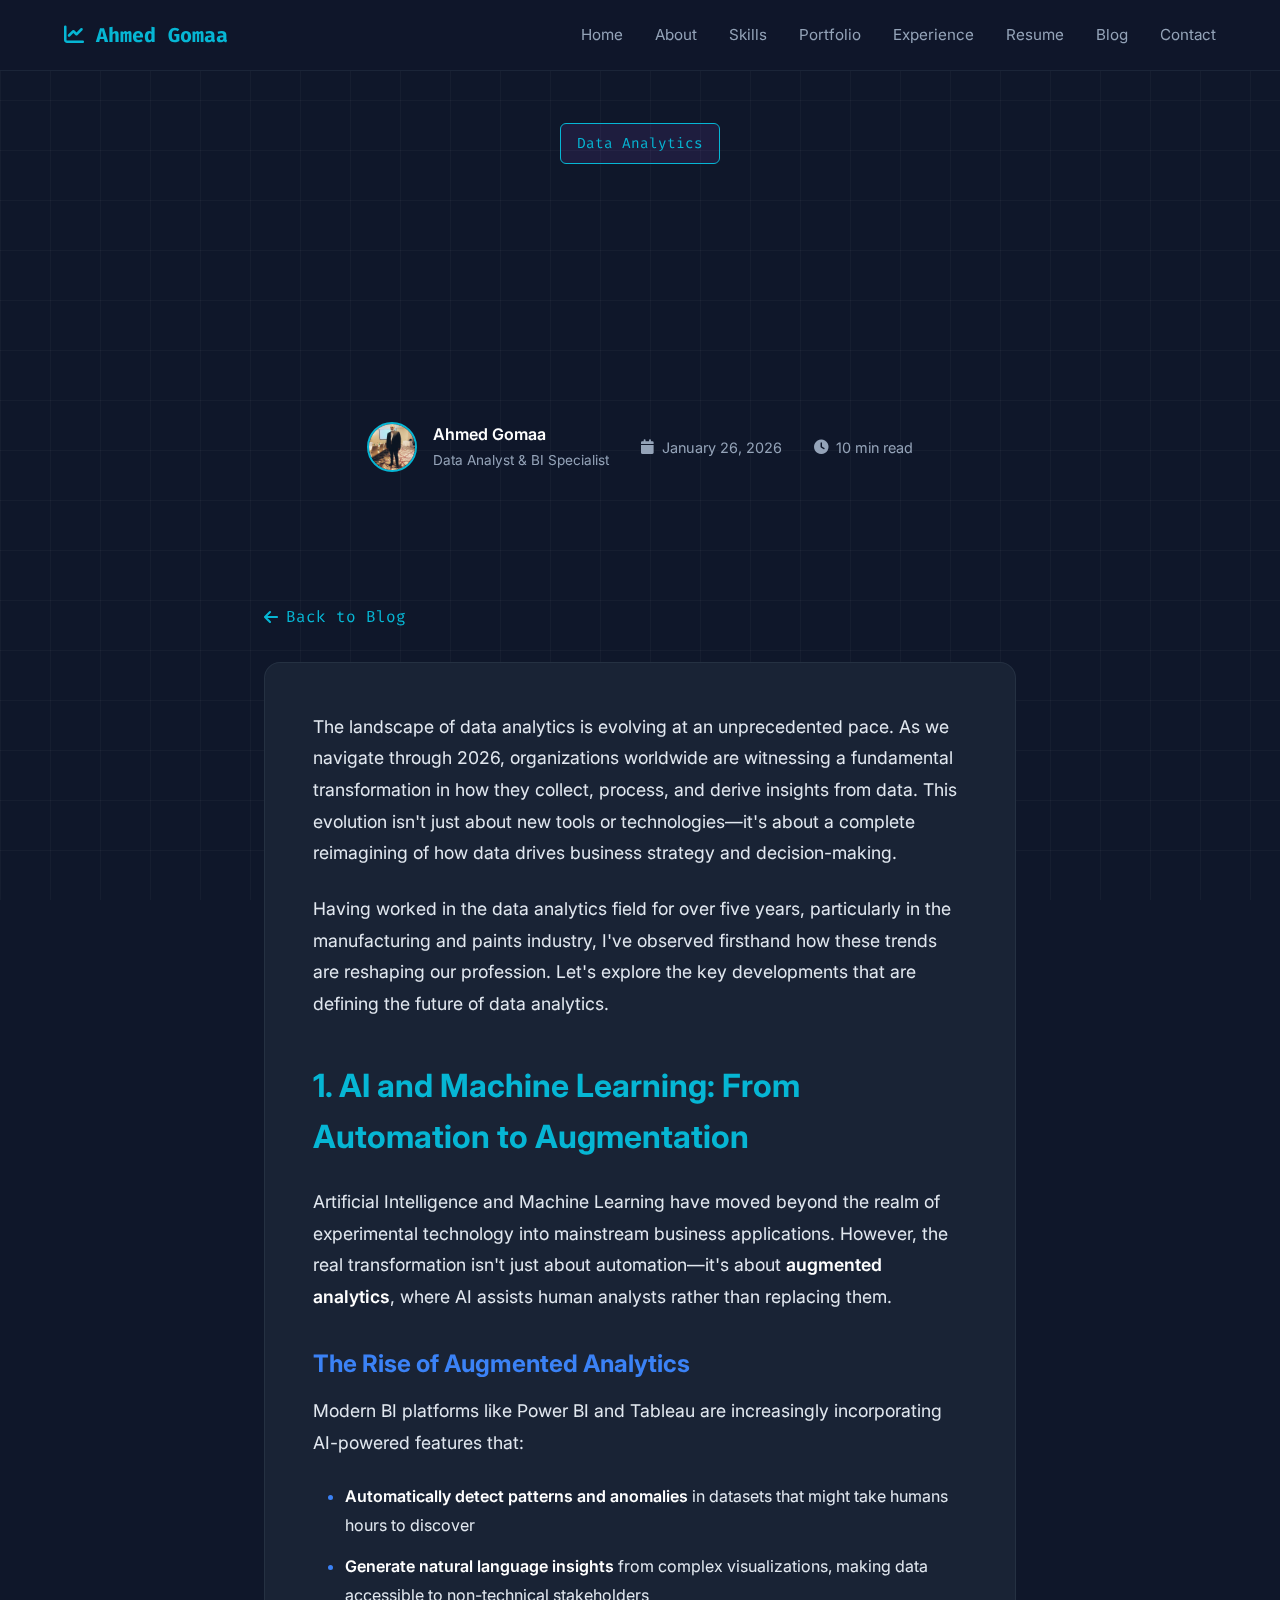
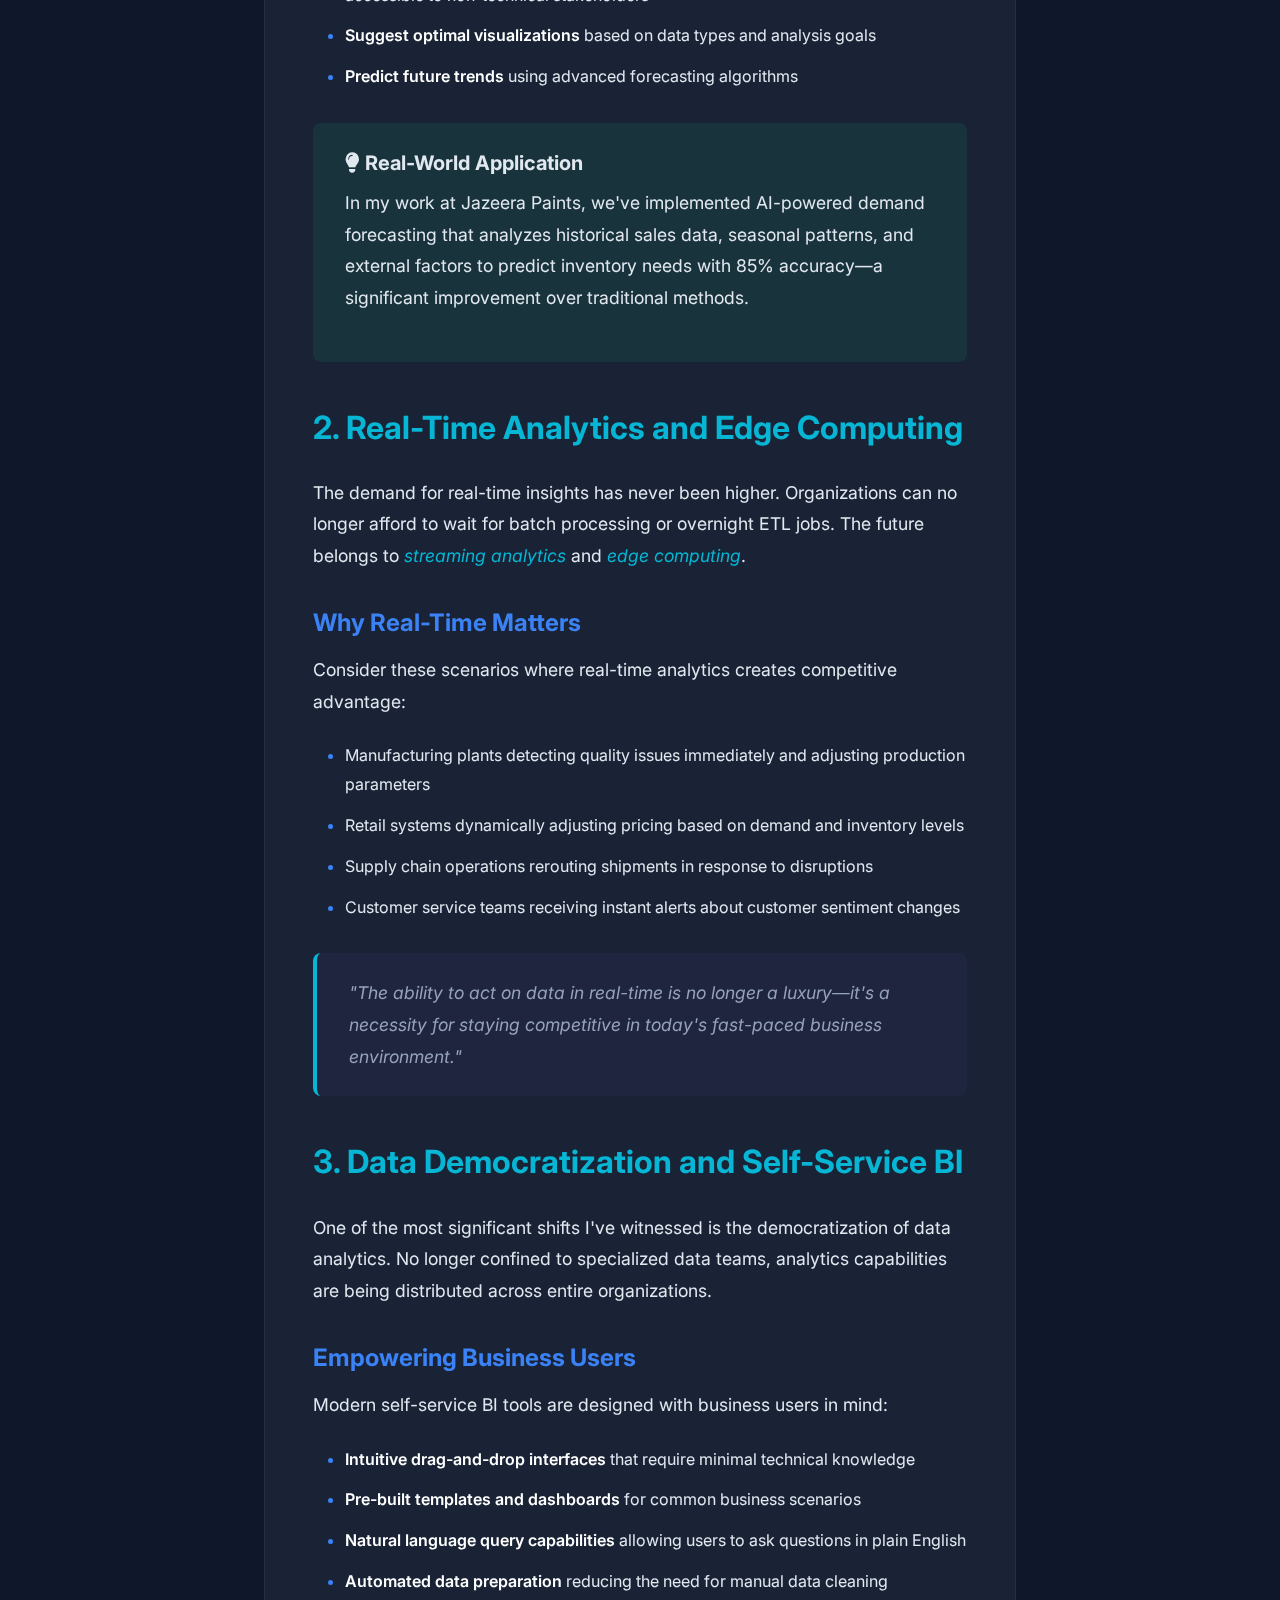
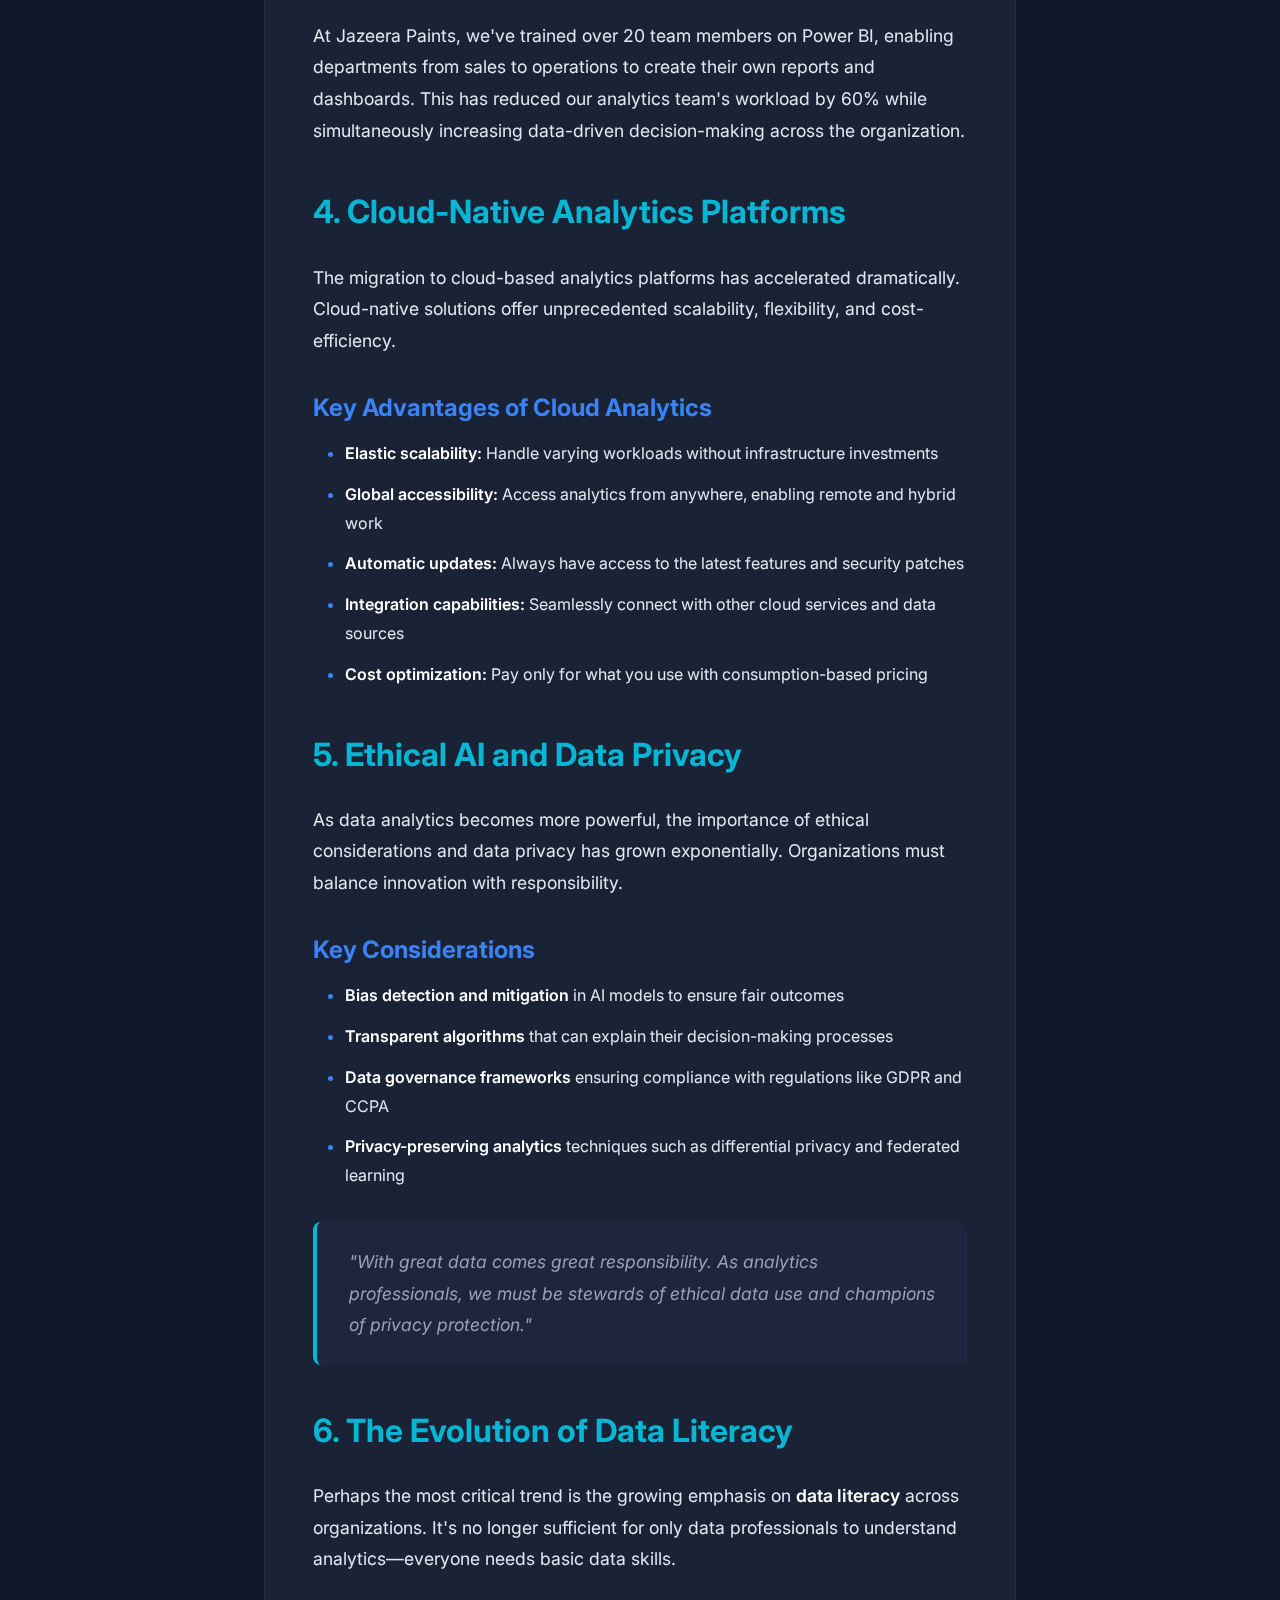
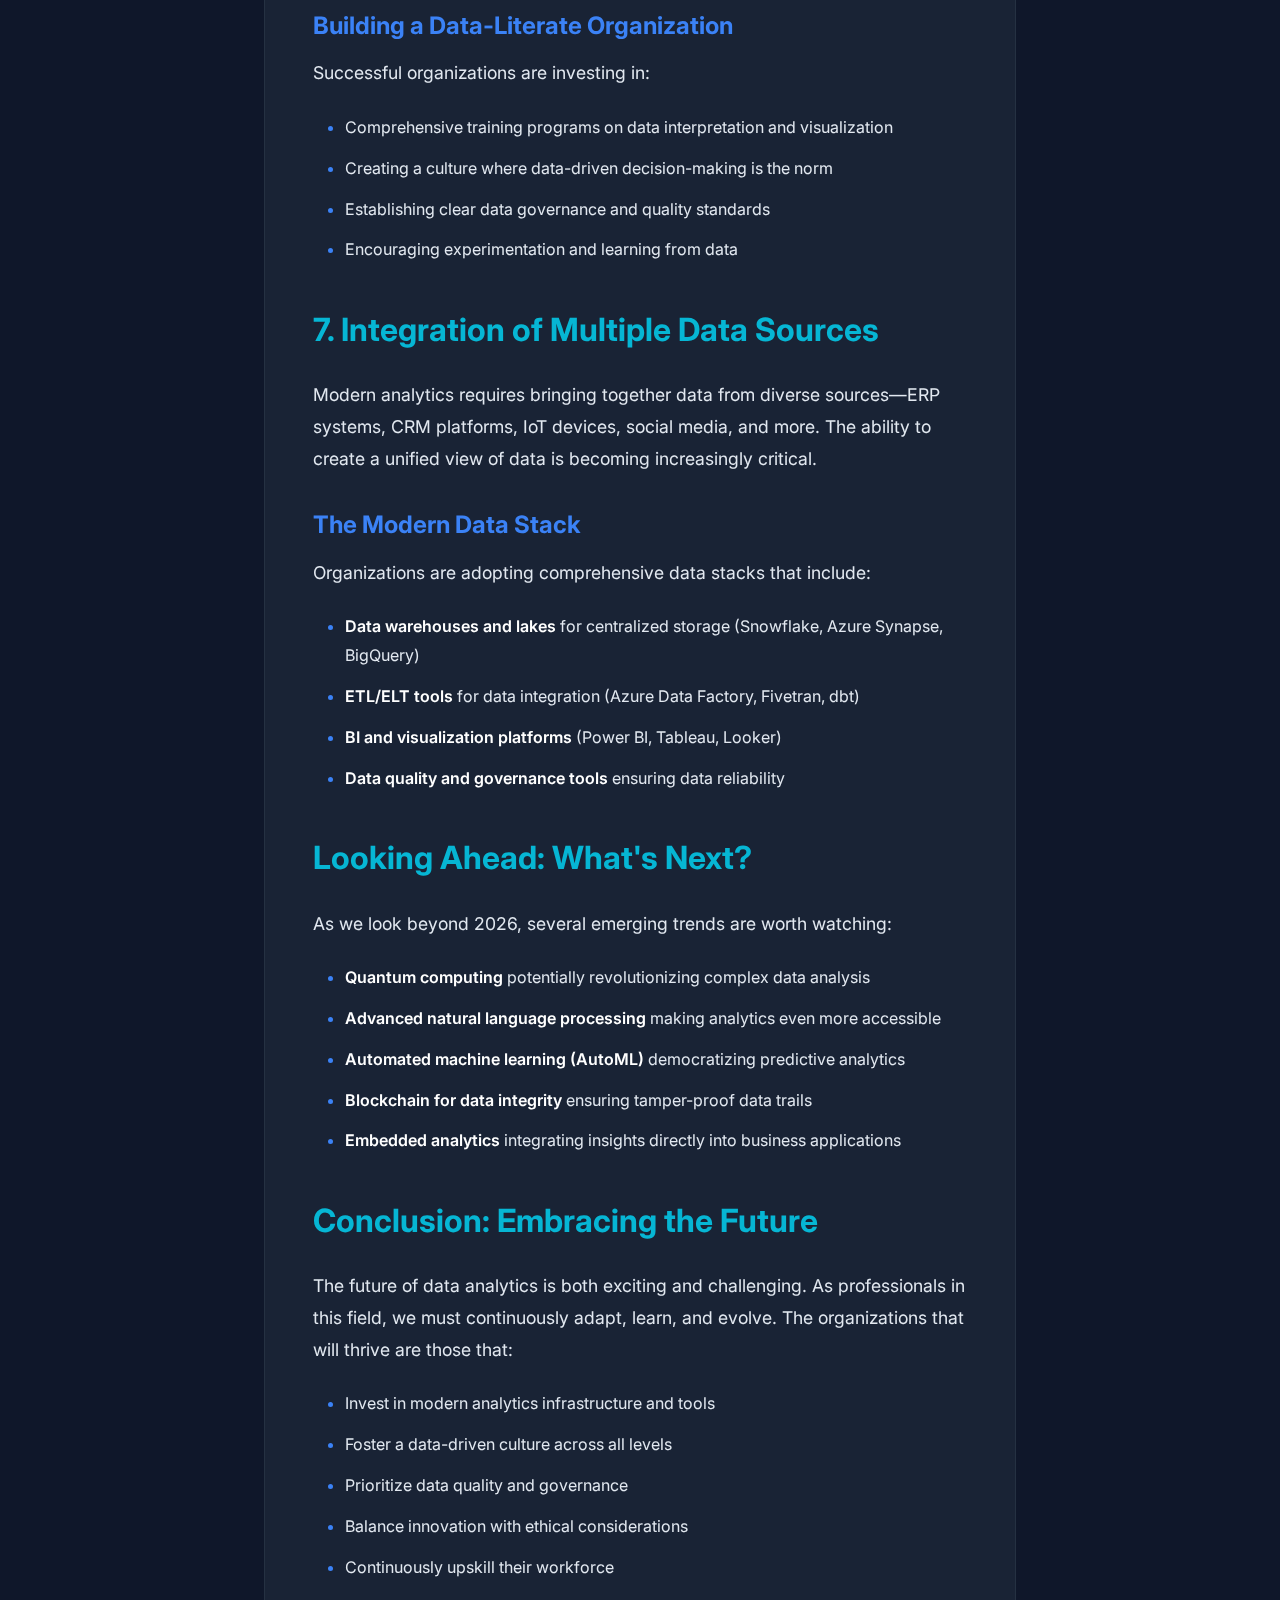
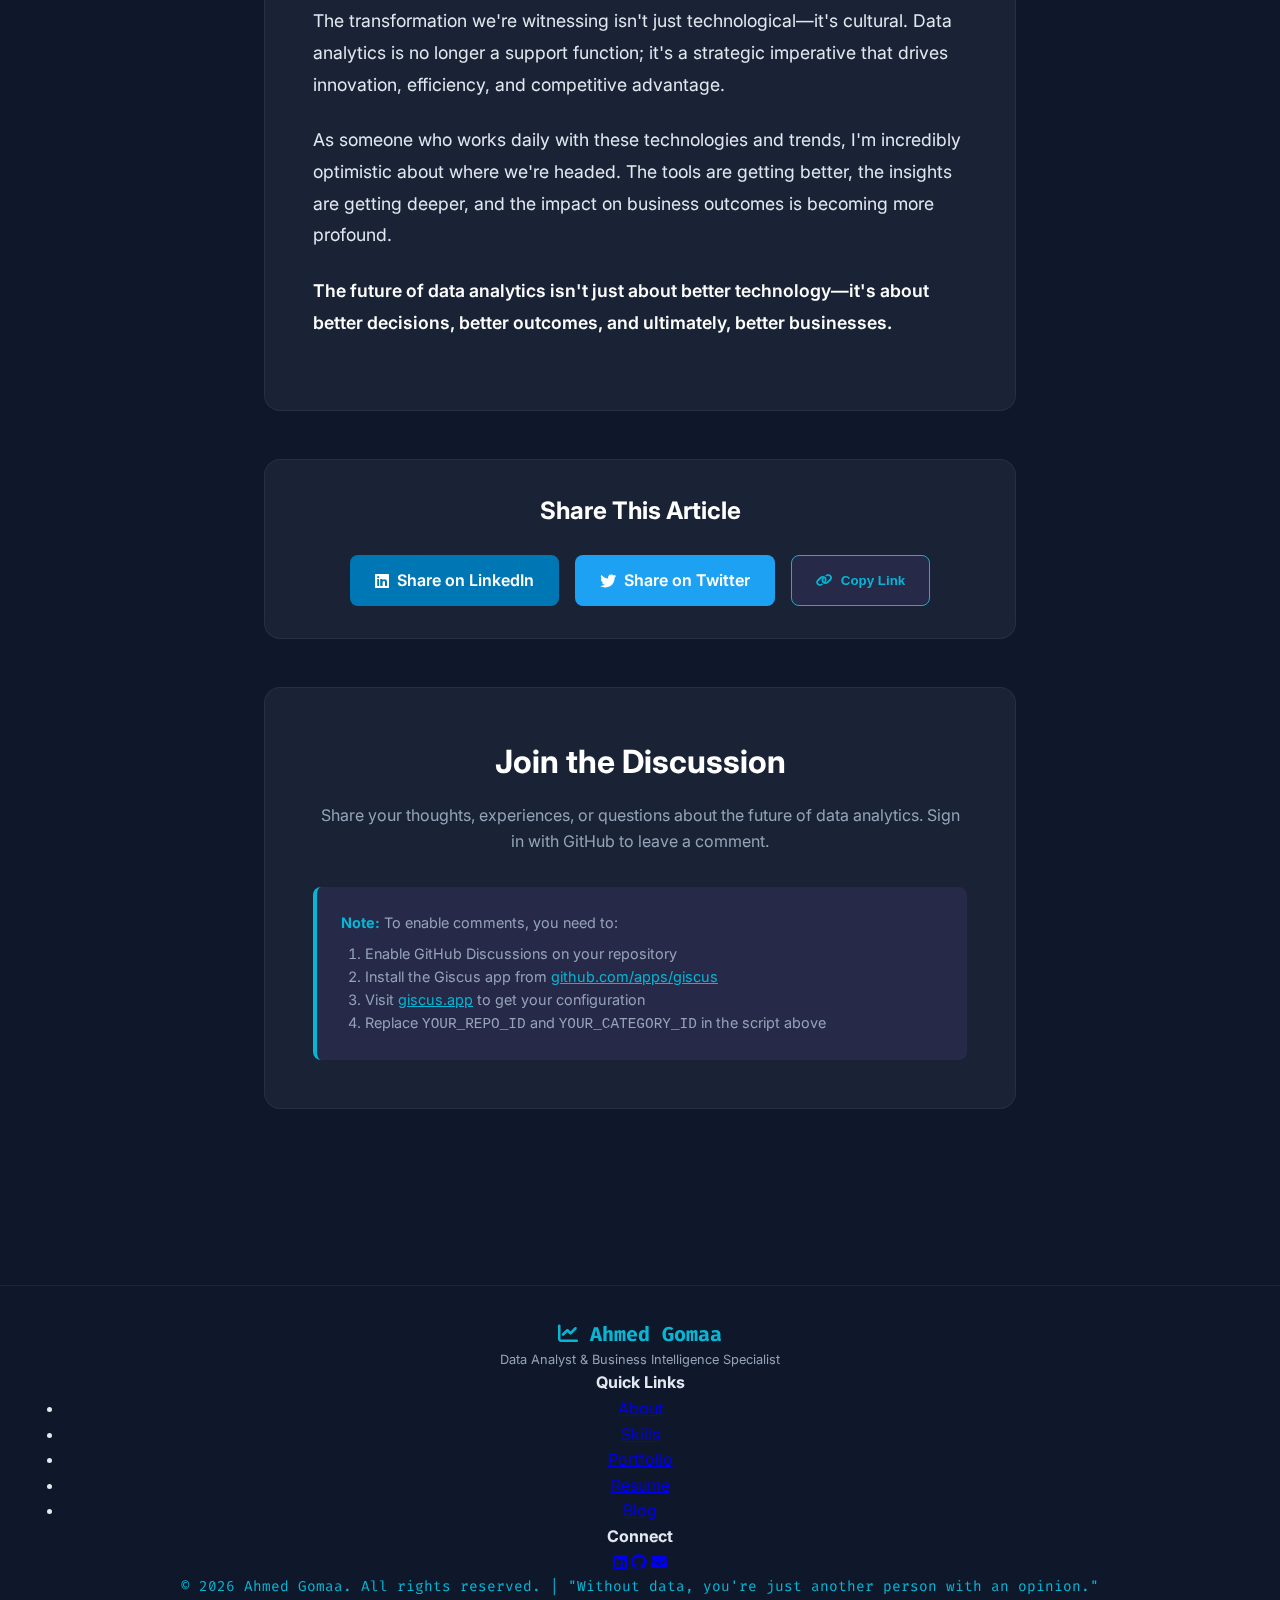
<file: posts/future-of-data-analytics.html>
<!DOCTYPE html>
<html lang="en">

<head>
    <meta charset="UTF-8">
    <meta name="viewport" content="width=device-width, initial-scale=1.0">
    <title>The Future of Data Analytics: Trends Shaping 2026 and Beyond | Ahmed Gomaa</title>
    <meta name="description"
        content="Explore the transformative trends in data analytics, from AI-powered insights to real-time decision-making, and discover how organizations are leveraging data to drive innovation.">

    <!-- Fonts -->
    <link rel="preconnect" href="https://fonts.googleapis.com">
    <link rel="preconnect" href="https://fonts.gstatic.com" crossorigin>
    <link
        href="https://fonts.googleapis.com/css2?family=Inter:wght@300;400;500;600;700&family=Fira+Code:wght@400;500;600&display=swap"
        rel="stylesheet">

    <!-- Icons -->
    <link rel="stylesheet" href="https://cdnjs.cloudflare.com/ajax/libs/font-awesome/6.4.0/css/all.min.css">

    <!-- Styles -->
    <link rel="stylesheet" href="../assets/css/style.css">
    <link rel="stylesheet" href="../assets/css/blog.css">
</head>

<body>

    <div class="background-grid"></div>

    <!-- Navigation -->
    <nav class="navbar">
        <div class="container nav-container">
            <a href="../index.html" class="logo"><i class="fas fa-chart-line"></i> Ahmed Gomaa</a>
            <ul class="nav-links">
                <li><a href="../index.html#hero">Home</a></li>
                <li><a href="../index.html#about">About</a></li>
                <li><a href="../index.html#skills">Skills</a></li>
                <li><a href="../index.html#projects">Portfolio</a></li>
                <li><a href="../index.html#experience">Experience</a></li>
                <li><a href="../cv.html">Resume</a></li>
                <li><a href="../blog.html">Blog</a></li>
                <li><a href="../index.html#contact">Contact</a></li>
            </ul>
            <div class="hamburger">
                <i class="fas fa-bars"></i>
            </div>
        </div>
    </nav>

    <!-- Post Hero -->
    <section class="post-hero">
        <div class="container">
            <div class="post-header">
                <span class="post-category">Data Analytics</span>
                <h1 class="post-title">The Future of Data Analytics: Trends Shaping 2026 and Beyond</h1>

                <div class="post-meta">
                    <div class="post-author">
                        <img src="../images/ahmed-professional-new.jpg" alt="Ahmed Gomaa" class="author-avatar">
                        <div class="author-info">
                            <span class="author-name">Ahmed Gomaa</span>
                            <span class="author-title">Data Analyst & BI Specialist</span>
                        </div>
                    </div>
                    <div class="post-stats">
                        <span class="post-stat">
                            <i class="fas fa-calendar"></i>
                            January 26, 2026
                        </span>
                        <span class="post-stat">
                            <i class="fas fa-clock"></i>
                            10 min read
                        </span>
                    </div>
                </div>
            </div>
        </div>
    </section>

    <!-- Post Content -->
    <section class="post-content">
        <div class="container">
            <a href="../blog.html" class="back-to-blog">
                <i class="fas fa-arrow-left"></i> Back to Blog
            </a>

            <article class="article-body">
                <p>
                    The landscape of data analytics is evolving at an unprecedented pace. As we navigate through 2026,
                    organizations worldwide are witnessing a fundamental transformation in how they collect, process,
                    and derive insights from data. This evolution isn't just about new tools or technologies—it's about
                    a complete reimagining of how data drives business strategy and decision-making.
                </p>

                <p>
                    Having worked in the data analytics field for over five years, particularly in the manufacturing
                    and paints industry, I've observed firsthand how these trends are reshaping our profession. Let's
                    explore the key developments that are defining the future of data analytics.
                </p>

                <h2>1. AI and Machine Learning: From Automation to Augmentation</h2>

                <p>
                    Artificial Intelligence and Machine Learning have moved beyond the realm of experimental technology
                    into mainstream business applications. However, the real transformation isn't just about
                    automation—it's
                    about <strong>augmented analytics</strong>, where AI assists human analysts rather than replacing
                    them.
                </p>

                <h3>The Rise of Augmented Analytics</h3>

                <p>
                    Modern BI platforms like Power BI and Tableau are increasingly incorporating AI-powered features
                    that:
                </p>

                <ul>
                    <li><strong>Automatically detect patterns and anomalies</strong> in datasets that might take humans
                        hours to discover</li>
                    <li><strong>Generate natural language insights</strong> from complex visualizations, making data
                        accessible to non-technical stakeholders</li>
                    <li><strong>Suggest optimal visualizations</strong> based on data types and analysis goals</li>
                    <li><strong>Predict future trends</strong> using advanced forecasting algorithms</li>
                </ul>

                <div class="highlight-box">
                    <h4><i class="fas fa-lightbulb"></i> Real-World Application</h4>
                    <p>
                        In my work at Jazeera Paints, we've implemented AI-powered demand forecasting that analyzes
                        historical sales data, seasonal patterns, and external factors to predict inventory needs with
                        85% accuracy—a significant improvement over traditional methods.
                    </p>
                </div>

                <h2>2. Real-Time Analytics and Edge Computing</h2>

                <p>
                    The demand for real-time insights has never been higher. Organizations can no longer afford to wait
                    for batch processing or overnight ETL jobs. The future belongs to <em>streaming analytics</em> and
                    <em>edge computing</em>.
                </p>

                <h3>Why Real-Time Matters</h3>

                <p>
                    Consider these scenarios where real-time analytics creates competitive advantage:
                </p>

                <ul>
                    <li>Manufacturing plants detecting quality issues immediately and adjusting production parameters
                    </li>
                    <li>Retail systems dynamically adjusting pricing based on demand and inventory levels</li>
                    <li>Supply chain operations rerouting shipments in response to disruptions</li>
                    <li>Customer service teams receiving instant alerts about customer sentiment changes</li>
                </ul>

                <blockquote>
                    <p>
                        "The ability to act on data in real-time is no longer a luxury—it's a necessity for staying
                        competitive in today's fast-paced business environment."
                    </p>
                </blockquote>

                <h2>3. Data Democratization and Self-Service BI</h2>

                <p>
                    One of the most significant shifts I've witnessed is the democratization of data analytics. No
                    longer
                    confined to specialized data teams, analytics capabilities are being distributed across entire
                    organizations.
                </p>

                <h3>Empowering Business Users</h3>

                <p>
                    Modern self-service BI tools are designed with business users in mind:
                </p>

                <ul>
                    <li><strong>Intuitive drag-and-drop interfaces</strong> that require minimal technical knowledge
                    </li>
                    <li><strong>Pre-built templates and dashboards</strong> for common business scenarios</li>
                    <li><strong>Natural language query capabilities</strong> allowing users to ask questions in plain
                        English</li>
                    <li><strong>Automated data preparation</strong> reducing the need for manual data cleaning</li>
                </ul>

                <p>
                    At Jazeera Paints, we've trained over 20 team members on Power BI, enabling departments from sales
                    to operations to create their own reports and dashboards. This has reduced our analytics team's
                    workload by 60% while simultaneously increasing data-driven decision-making across the organization.
                </p>

                <h2>4. Cloud-Native Analytics Platforms</h2>

                <p>
                    The migration to cloud-based analytics platforms has accelerated dramatically. Cloud-native
                    solutions
                    offer unprecedented scalability, flexibility, and cost-efficiency.
                </p>

                <h3>Key Advantages of Cloud Analytics</h3>

                <ul>
                    <li><strong>Elastic scalability:</strong> Handle varying workloads without infrastructure
                        investments</li>
                    <li><strong>Global accessibility:</strong> Access analytics from anywhere, enabling remote and
                        hybrid work</li>
                    <li><strong>Automatic updates:</strong> Always have access to the latest features and security
                        patches</li>
                    <li><strong>Integration capabilities:</strong> Seamlessly connect with other cloud services and data
                        sources</li>
                    <li><strong>Cost optimization:</strong> Pay only for what you use with consumption-based pricing
                    </li>
                </ul>

                <h2>5. Ethical AI and Data Privacy</h2>

                <p>
                    As data analytics becomes more powerful, the importance of ethical considerations and data privacy
                    has grown exponentially. Organizations must balance innovation with responsibility.
                </p>

                <h3>Key Considerations</h3>

                <ul>
                    <li><strong>Bias detection and mitigation</strong> in AI models to ensure fair outcomes</li>
                    <li><strong>Transparent algorithms</strong> that can explain their decision-making processes</li>
                    <li><strong>Data governance frameworks</strong> ensuring compliance with regulations like GDPR and
                        CCPA</li>
                    <li><strong>Privacy-preserving analytics</strong> techniques such as differential privacy and
                        federated learning</li>
                </ul>

                <blockquote>
                    <p>
                        "With great data comes great responsibility. As analytics professionals, we must be stewards
                        of ethical data use and champions of privacy protection."
                    </p>
                </blockquote>

                <h2>6. The Evolution of Data Literacy</h2>

                <p>
                    Perhaps the most critical trend is the growing emphasis on <strong>data literacy</strong> across
                    organizations. It's no longer sufficient for only data professionals to understand
                    analytics—everyone
                    needs basic data skills.
                </p>

                <h3>Building a Data-Literate Organization</h3>

                <p>
                    Successful organizations are investing in:
                </p>

                <ul>
                    <li>Comprehensive training programs on data interpretation and visualization</li>
                    <li>Creating a culture where data-driven decision-making is the norm</li>
                    <li>Establishing clear data governance and quality standards</li>
                    <li>Encouraging experimentation and learning from data</li>
                </ul>

                <h2>7. Integration of Multiple Data Sources</h2>

                <p>
                    Modern analytics requires bringing together data from diverse sources—ERP systems, CRM platforms,
                    IoT devices, social media, and more. The ability to create a unified view of data is becoming
                    increasingly critical.
                </p>

                <h3>The Modern Data Stack</h3>

                <p>
                    Organizations are adopting comprehensive data stacks that include:
                </p>

                <ul>
                    <li><strong>Data warehouses and lakes</strong> for centralized storage (Snowflake, Azure Synapse,
                        BigQuery)</li>
                    <li><strong>ETL/ELT tools</strong> for data integration (Azure Data Factory, Fivetran, dbt)</li>
                    <li><strong>BI and visualization platforms</strong> (Power BI, Tableau, Looker)</li>
                    <li><strong>Data quality and governance tools</strong> ensuring data reliability</li>
                </ul>

                <h2>Looking Ahead: What's Next?</h2>

                <p>
                    As we look beyond 2026, several emerging trends are worth watching:
                </p>

                <ul>
                    <li><strong>Quantum computing</strong> potentially revolutionizing complex data analysis</li>
                    <li><strong>Advanced natural language processing</strong> making analytics even more accessible</li>
                    <li><strong>Automated machine learning (AutoML)</strong> democratizing predictive analytics</li>
                    <li><strong>Blockchain for data integrity</strong> ensuring tamper-proof data trails</li>
                    <li><strong>Embedded analytics</strong> integrating insights directly into business applications
                    </li>
                </ul>

                <h2>Conclusion: Embracing the Future</h2>

                <p>
                    The future of data analytics is both exciting and challenging. As professionals in this field, we
                    must continuously adapt, learn, and evolve. The organizations that will thrive are those that:
                </p>

                <ul>
                    <li>Invest in modern analytics infrastructure and tools</li>
                    <li>Foster a data-driven culture across all levels</li>
                    <li>Prioritize data quality and governance</li>
                    <li>Balance innovation with ethical considerations</li>
                    <li>Continuously upskill their workforce</li>
                </ul>

                <p>
                    The transformation we're witnessing isn't just technological—it's cultural. Data analytics is no
                    longer a support function; it's a strategic imperative that drives innovation, efficiency, and
                    competitive advantage.
                </p>

                <p>
                    As someone who works daily with these technologies and trends, I'm incredibly optimistic about
                    where we're headed. The tools are getting better, the insights are getting deeper, and the impact
                    on business outcomes is becoming more profound.
                </p>

                <p>
                    <strong>The future of data analytics isn't just about better technology—it's about better decisions,
                        better outcomes, and ultimately, better businesses.</strong>
                </p>
            </article>

            <!-- Share Section -->
            <div class="post-share">
                <h3>Share This Article</h3>
                <div class="share-buttons">
                    <a href="https://www.linkedin.com/sharing/share-offsite/?url=https://ahmedg82.github.io/posts/future-of-data-analytics.html"
                        target="_blank" class="share-btn share-btn-linkedin">
                        <i class="fab fa-linkedin"></i>
                        Share on LinkedIn
                    </a>
                    <a href="https://twitter.com/intent/tweet?text=The%20Future%20of%20Data%20Analytics&url=https://ahmedg82.github.io/posts/future-of-data-analytics.html"
                        target="_blank" class="share-btn share-btn-twitter">
                        <i class="fab fa-twitter"></i>
                        Share on Twitter
                    </a>
                    <button onclick="copyLink()" class="share-btn share-btn-copy">
                        <i class="fas fa-link"></i>
                        Copy Link
                    </button>
                </div>
            </div>

            <!-- Comments Section -->
            <div class="comments-section">
                <h3>Join the Discussion</h3>
                <p class="comments-intro">
                    Share your thoughts, experiences, or questions about the future of data analytics.
                    Sign in with GitHub to leave a comment.
                </p>

                <!-- Giscus Comments -->
                <script src="https://giscus.app/client.js" data-repo="ahmedg82/ahmedg82.github.io"
                    data-repo-id="YOUR_REPO_ID" data-category="Blog Comments" data-category-id="YOUR_CATEGORY_ID"
                    data-mapping="pathname" data-strict="0" data-reactions-enabled="1" data-emit-metadata="0"
                    data-input-position="top" data-theme="dark" data-lang="en" data-loading="lazy"
                    crossorigin="anonymous" async>
                    </script>

                <div
                    style="margin-top: 2rem; padding: 1.5rem; background: rgba(168, 85, 247, 0.1); border-radius: 8px; border-left: 4px solid var(--primary-color);">
                    <p style="margin: 0; color: var(--text-muted); font-size: 0.9rem;">
                        <strong style="color: var(--primary-color);">Note:</strong> To enable comments, you need to:
                    </p>
                    <ol style="margin: 0.5rem 0 0 1.5rem; color: var(--text-muted); font-size: 0.9rem;">
                        <li>Enable GitHub Discussions on your repository</li>
                        <li>Install the Giscus app from <a href="https://github.com/apps/giscus" target="_blank"
                                style="color: var(--primary-color);">github.com/apps/giscus</a></li>
                        <li>Visit <a href="https://giscus.app" target="_blank"
                                style="color: var(--primary-color);">giscus.app</a> to get your configuration</li>
                        <li>Replace <code>YOUR_REPO_ID</code> and <code>YOUR_CATEGORY_ID</code> in the script above</li>
                    </ol>
                </div>
            </div>
        </div>
    </section>

    <!-- Footer -->
    <footer>
        <div class="container">
            <div class="footer-content">
                <div class="footer-brand">
                    <h3 class="logo"><i class="fas fa-chart-line"></i> Ahmed Gomaa</h3>
                    <p>Data Analyst & Business Intelligence Specialist</p>
                </div>

                <div class="footer-links">
                    <h4>Quick Links</h4>
                    <ul>
                        <li><a href="../index.html#about">About</a></li>
                        <li><a href="../index.html#skills">Skills</a></li>
                        <li><a href="../index.html#projects">Portfolio</a></li>
                        <li><a href="../cv.html">Resume</a></li>
                        <li><a href="../blog.html">Blog</a></li>
                    </ul>
                </div>

                <div class="footer-social">
                    <h4>Connect</h4>
                    <div class="social-links">
                        <a href="https://www.linkedin.com/in/ahmed-gomaa-2a105936/" target="_blank"
                            aria-label="LinkedIn">
                            <i class="fab fa-linkedin"></i>
                        </a>
                        <a href="https://github.com/ahmedg82" target="_blank" aria-label="GitHub">
                            <i class="fab fa-github"></i>
                        </a>
                        <a href="mailto:ahmedg82@outlook.com" aria-label="Email">
                            <i class="fas fa-envelope"></i>
                        </a>
                    </div>
                </div>
            </div>

            <div class="footer-bottom">
                <p class="mono-text">© 2026 Ahmed Gomaa. All rights reserved. | "Without data, you're just another
                    person with an opinion."</p>
            </div>
        </div>
    </footer>

    <!-- Scripts -->
    <script src="../assets/js/main.js"></script>
    <script>
        function copyLink() {
            const url = window.location.href;
            navigator.clipboard.writeText(url).then(() => {
                const btn = event.target.closest('.share-btn-copy');
                const originalText = btn.innerHTML;
                btn.innerHTML = '<i class="fas fa-check"></i> Copied!';
                setTimeout(() => {
                    btn.innerHTML = originalText;
                }, 2000);
            });
        }
    </script>
</body>

</html>
</file>
<file: assets/css/style.css>
/* Variable Definitions */
:root {
    --primary-color: #06b6d4;
    /* Cyan 500 */
    --primary-glow: rgba(6, 182, 212, 0.4);
    --secondary-color: #3b82f6;
    /* Blue 500 */
    --bg-color: #0f172a;
    /* Slate 900 */
    --card-bg: rgba(30, 41, 59, 0.7);
    /* Slate 800 glass */
    --text-color: #e2e8f0;
    /* Slate 200 */
    --text-muted: #94a3b8;
    /* Slate 400 */
    --border-color: rgba(148, 163, 184, 0.1);
    --font-ui: 'Inter', sans-serif;
    --font-mono: 'Fira Code', monospace;
    --transition: all 0.3s ease;
}

/* Reset & Global */
* {
    margin: 0;
    padding: 0;
    box-sizing: border-box;
}

body {
    background-color: var(--bg-color);
    color: var(--text-color);
    font-family: var(--font-ui);
    line-height: 1.6;
    overflow-x: hidden;
}

/* Grid Background Pattern */
.background-grid {
    position: fixed;
    top: 0;
    left: 0;
    width: 100vw;
    height: 100vh;
    background-image:
        linear-gradient(rgba(255, 255, 255, 0.03) 1px, transparent 1px),
        linear-gradient(90deg, rgba(255, 255, 255, 0.03) 1px, transparent 1px);
    background-size: 50px 50px;
    z-index: -1;
    pointer-events: none;
}

/* Typography */
h1,
h2,
h3 {
    color: #fff;
    font-weight: 700;
}

.mono-text {
    font-family: var(--font-mono);
    color: var(--primary-color);
    font-size: 0.9rem;
}

/* Utilities */
.container {
    max-width: 1200px;
    margin: 0 auto;
    padding: 0 1.5rem;
}

.section {
    padding: 6rem 0;
}

.section-title {
    font-size: 2.5rem;
    margin-bottom: 2rem;
    background: linear-gradient(to right, #fff, #94a3b8);
    -webkit-background-clip: text;
    -webkit-text-fill-color: transparent;
}

.section-subtitle {
    display: block;
    margin-bottom: 0.5rem;
}

/* Navbar */
.navbar {
    position: fixed;
    top: 0;
    width: 100%;
    z-index: 100;
    background: rgba(15, 23, 42, 0.8);
    backdrop-filter: blur(12px);
    border-bottom: 1px solid var(--border-color);
}

.nav-container {
    display: flex;
    justify-content: space-between;
    align-items: center;
    height: 70px;
}

.logo {
    font-family: var(--font-mono);
    font-weight: 700;
    font-size: 1.25rem;
    color: var(--primary-color);
    text-decoration: none;
}

.nav-links {
    display: flex;
    gap: 2rem;
    list-style: none;
}

.nav-links a {
    color: var(--text-muted);
    text-decoration: none;
    font-size: 0.95rem;
    transition: var(--transition);
}

.nav-links a:hover {
    color: var(--primary-color);
}

.hamburger {
    display: none;
    color: white;
    font-size: 1.5rem;
    cursor: pointer;
}

/* Hero Section */
.hero-section {
    min-height: 90vh;
    display: flex;
    align-items: center;
    padding-top: 80px;
}

.hero-content {
    max-width: 800px;
}

.hero-content h1 {
    font-size: 4rem;
    line-height: 1.1;
    margin: 1rem 0;
}

.hero-content h2 {
    font-size: 2.5rem;
    color: var(--text-muted);
    font-weight: 500;
    margin-bottom: 2rem;
}

.highlight {
    color: var(--primary-color);
}

/* Buttons */
.btn {
    display: inline-flex;
    align-items: center;
    gap: 0.5rem;
    padding: 0.75rem 1.5rem;
    border-radius: 4px;
    font-family: var(--font-mono);
    font-size: 0.9rem;
    text-decoration: none;
    transition: var(--transition);
    cursor: pointer;
}

.btn-primary {
    background: var(--primary-color);
    color: #0f172a;
    font-weight: 700;
}

.btn-primary:hover {
    box-shadow: 0 0 15px var(--primary-glow);
    transform: translateY(-2px);
}

.btn-outline {
    border: 1px solid var(--primary-color);
    color: var(--primary-color);
    margin-left: 1rem;
}

.btn-outline:hover {
    background: rgba(6, 182, 212, 0.1);
}

/* Tech Stack */
.stack-grid {
    display: grid;
    grid-template-columns: repeat(auto-fit, minmax(140px, 1fr));
    gap: 1.5rem;
    margin-top: 2rem;
}

.stack-item {
    background: var(--card-bg);
    border: 1px solid var(--border-color);
    padding: 1.5rem;
    border-radius: 8px;
    text-align: center;
    transition: var(--transition);
}

.stack-item:hover {
    border-color: var(--primary-color);
    transform: translateY(-5px);
}

.stack-item i {
    font-size: 2rem;
    color: var(--secondary-color);
    margin-bottom: 0.75rem;
}

.stack-item span {
    display: block;
    font-family: var(--font-mono);
    font-size: 0.9rem;
}

/* About Stats */
.about-card {
    padding: 2.5rem;
}

.stats-grid {
    display: grid;
    grid-template-columns: repeat(2, 1fr);
    gap: 2rem;
    margin-top: 2rem;
    border-top: 1px solid var(--border-color);
    padding-top: 2rem;
}

.stat-item {
    text-align: center;
}

.stat-number {
    display: block;
    font-size: 2.5rem;
    font-weight: 700;
    color: var(--primary-color);
    font-family: var(--font-mono);
}

.stat-label {
    color: var(--text-muted);
    font-size: 0.9rem;
    text-transform: uppercase;
    letter-spacing: 1px;
}

/* Glassmorphism */
.glass {
    background: var(--card-bg);
    backdrop-filter: blur(10px);
    border: 1px solid var(--border-color);
    border-radius: 12px;
}

/* Projects Card */
.projects-grid {
    display: grid;
    grid-template-columns: repeat(auto-fit, minmax(300px, 1fr));
    gap: 2rem;
}

.project-card {
    overflow: hidden;
    transition: var(--transition);
}

.project-card:hover {
    transform: translateY(-5px);
    border-color: var(--primary-color);
}

.card-image {
    height: 180px;
    overflow: hidden;
    position: relative;
    border-bottom: 1px solid var(--border-color);
}

.card-image img {
    width: 100%;
    height: 100%;
    object-fit: cover;
    filter: grayscale(40%);
    transition: var(--transition);
}

.project-card:hover .card-image img {
    filter: grayscale(0%);
    transform: scale(1.05);
}

.card-status {
    position: absolute;
    top: 10px;
    right: 10px;
    background: rgba(15, 23, 42, 0.9);
    padding: 4px 8px;
    border-radius: 4px;
    font-size: 0.75rem;
    font-family: var(--font-mono);
    display: flex;
    align-items: center;
    gap: 5px;
}

.status-dot {
    width: 6px;
    height: 6px;
    background: #10b981;
    /* Green */
    border-radius: 50%;
}

.card-content {
    padding: 1.5rem;
}

.mono-head {
    font-family: var(--font-mono);
    font-size: 1.1rem;
    margin-bottom: 0.75rem;
    color: #fff;
}

.tags {
    margin: 1rem 0;
}

.tag {
    display: inline-block;
    font-family: var(--font-mono);
    font-size: 0.75rem;
    color: var(--primary-color);
    margin-right: 0.75rem;
}

.btn-sm {
    font-size: 0.85rem;
    color: var(--text-muted);
    text-decoration: none;
    border-bottom: 1px solid transparent;
}

.btn-sm:hover {
    color: var(--primary-color);
    border-color: var(--primary-color);
}

/* Contact */
.contact-card-main {
    text-align: center;
    padding: 4rem 2rem;
    max-width: 700px;
    margin: 0 auto;
}

.contact-methods {
    display: flex;
    justify-content: center;
    gap: 1.5rem;
    flex-wrap: wrap;
    margin-top: 2rem;
}

.contact-btn {
    padding: 1rem 2rem;
    background: rgba(255, 255, 255, 0.05);
    color: white;
    text-decoration: none;
    border-radius: 6px;
    display: flex;
    align-items: center;
    gap: 0.75rem;
    transition: var(--transition);
}

.contact-btn:hover {
    background: var(--primary-color);
    color: #0f172a;
}

/* Footer */
footer {
    padding: 2rem 0;
    text-align: center;
    border-top: 1px solid var(--border-color);
    margin-top: 4rem;
}

footer p {
    color: var(--text-muted);
    font-size: 0.8rem;
}

/* Animations */
.fades-in {
    opacity: 0;
    transform: translateY(20px);
    animation: fadeInUp 0.8s forwards;
}

@keyframes fadeInUp {
    to {
        opacity: 1;
        transform: translateY(0);
    }
}

.delay-1 {
    animation-delay: 0.1s;
}

.delay-2 {
    animation-delay: 0.2s;
}

.delay-3 {
    animation-delay: 0.3s;
}

/* Mobile */
@media (max-width: 768px) {
    .hero-content h1 {
        font-size: 2.5rem;
    }

    .nav-links {
        display: none;
        /* Add toggle logic back if needed */
        position: absolute;
        top: 70px;
        left: 0;
        width: 100%;
        background: var(--bg-color);
        flex-direction: column;
        padding: 2rem;
        border-bottom: 1px solid var(--border-color);
    }

    .nav-links.active {
        display: flex;
    }

    .hamburger {
        display: block;
    }
}
</file>
<file: assets/css/hero-photo.css>
/* Hero Grid Layout */
.hero-grid {
    display: grid;
    grid-template-columns: 1fr 1fr;
    gap: 4rem;
    align-items: center;
}

.hero-text {
    max-width: 600px;
}

.hero-image {
    position: relative;
    display: flex;
    justify-content: center;
    align-items: center;
}

.hero-photo {
    width: 483px;
    height: 483px;
    border-radius: 50%;
    object-fit: cover;
    object-position: center 20%;
    box-shadow: 0 20px 60px rgba(168, 85, 247, 0.4), 0 0 80px rgba(236, 72, 153, 0.3);
    border: 4px solid transparent;
    background: linear-gradient(#0a0118, #0a0118) padding-box,
        linear-gradient(135deg, #a855f7, #ec4899, #f59e0b) border-box;
    transition: var(--transition);
    animation: float 6s ease-in-out infinite;
}

@keyframes float {

    0%,
    100% {
        transform: translateY(0px);
    }

    50% {
        transform: translateY(-20px);
    }
}

.hero-photo:hover {
    transform: translateY(-10px) scale(1.05);
    box-shadow: 0 30px 80px rgba(168, 85, 247, 0.5), 0 0 100px rgba(236, 72, 153, 0.4);
}

/* Responsive Hero */
@media (max-width: 968px) {
    .hero-grid {
        grid-template-columns: 1fr;
        gap: 3rem;
    }

    .hero-image {
        order: -1;
        text-align: center;
    }

    .hero-photo {
        width: 414px;
        height: 414px;
    }
}

@media (max-width: 768px) {
    .hero-photo {
        width: 345px;
        height: 345px;
    }
}
</file>
<file: assets/css/cv.css>
/* ===================================
   CV-SPECIFIC STYLES
   =================================== */

/* Active Navigation Link */
.nav-links a.active {
    color: var(--primary-color);
    font-weight: 600;
}

/* CV Hero Section */
.cv-hero {
    padding-top: 120px;
    padding-bottom: 3rem;
    min-height: auto;
}

.cv-header-content {
    display: flex;
    justify-content: space-between;
    align-items: center;
    gap: 2rem;
    flex-wrap: wrap;
}

.cv-profile {
    display: flex;
    gap: 2rem;
    align-items: center;
    flex: 1;
}

.profile-avatar {
    width: 120px;
    height: 120px;
    background: linear-gradient(135deg, var(--primary-color), var(--secondary-color));
    border-radius: 50%;
    display: flex;
    align-items: center;
    justify-content: center;
    font-size: 3rem;
    color: white;
    flex-shrink: 0;
    box-shadow: 0 10px 30px rgba(6, 182, 212, 0.3);
    overflow: hidden;
}

.profile-avatar img {
    width: 100%;
    height: 100%;
    object-fit: cover;
}

.profile-info h1 {
    font-size: 3rem;
    margin: 0.5rem 0;
    background: linear-gradient(to right, #fff, var(--primary-color));
    -webkit-background-clip: text;
    -webkit-text-fill-color: transparent;
}

.cv-title {
    font-size: 1.5rem;
    color: var(--text-muted);
    font-weight: 500;
    margin: 0.5rem 0;
}

.cv-tagline {
    color: var(--text-muted);
    font-size: 1rem;
    margin-top: 0.5rem;
}

.cv-actions {
    display: flex;
    gap: 1rem;
    flex-wrap: wrap;
}

/* CV Sections */
.cv-section {
    padding: 4rem 0;
}

.cv-section-header {
    margin-bottom: 3rem;
}

.cv-section-header h2 {
    font-size: 2.5rem;
    margin-top: 0.5rem;
}

.cv-card {
    padding: 2rem;
}

/* Professional Summary */
.cv-summary-text {
    font-size: 1.1rem;
    line-height: 1.8;
    color: var(--text-color);
    margin-bottom: 2rem;
}

.cv-highlights {
    display: grid;
    grid-template-columns: repeat(auto-fit, minmax(200px, 1fr));
    gap: 1.5rem;
    padding-top: 2rem;
    border-top: 1px solid var(--border-color);
}

.highlight-item {
    display: flex;
    align-items: center;
    gap: 1rem;
}

.highlight-item i {
    font-size: 1.5rem;
    color: var(--primary-color);
}

.highlight-item span {
    font-family: var(--font-mono);
    font-size: 0.95rem;
}

/* Timeline */
.timeline {
    position: relative;
    padding-left: 2rem;
}

.timeline::before {
    content: '';
    position: absolute;
    left: 0;
    top: 0;
    bottom: 0;
    width: 2px;
    background: linear-gradient(to bottom, var(--primary-color), transparent);
}

.timeline-item {
    position: relative;
    margin-bottom: 2rem;
    padding: 2rem;
}

.timeline-marker {
    position: absolute;
    left: -2.5rem;
    top: 2rem;
    width: 12px;
    height: 12px;
    background: var(--primary-color);
    border-radius: 50%;
    box-shadow: 0 0 0 4px var(--bg-color), 0 0 0 6px var(--primary-color);
}

.timeline-header {
    display: flex;
    justify-content: space-between;
    align-items: flex-start;
    margin-bottom: 1rem;
    gap: 1rem;
    flex-wrap: wrap;
}

.timeline-header h3 {
    font-size: 1.5rem;
    color: var(--primary-color);
    margin-bottom: 0.25rem;
}

.company-name {
    color: var(--text-muted);
    font-size: 1rem;
    font-weight: 500;
}

.timeline-date {
    font-family: var(--font-mono);
    color: var(--text-muted);
    font-size: 0.9rem;
    background: rgba(6, 182, 212, 0.1);
    padding: 0.25rem 0.75rem;
    border-radius: 4px;
    white-space: nowrap;
}

.timeline-responsibilities {
    list-style: none;
    margin: 1.5rem 0;
}

.timeline-responsibilities li {
    position: relative;
    padding-left: 1.5rem;
    margin-bottom: 0.75rem;
    color: var(--text-color);
    line-height: 1.6;
}

.timeline-responsibilities li::before {
    content: '▹';
    position: absolute;
    left: 0;
    color: var(--primary-color);
    font-weight: bold;
}

.timeline-tags {
    display: flex;
    flex-wrap: wrap;
    gap: 0.5rem;
    margin-top: 1rem;
}

/* Education Grid */
.education-grid {
    display: grid;
    grid-template-columns: repeat(auto-fit, minmax(280px, 1fr));
    gap: 2rem;
}

.education-card,
.certification-card {
    text-align: center;
    padding: 2rem;
    transition: var(--transition);
}

.education-card:hover,
.certification-card:hover {
    transform: translateY(-5px);
    border-color: var(--primary-color);
}

.education-icon,
.cert-icon {
    width: 80px;
    height: 80px;
    margin: 0 auto 1.5rem;
    background: linear-gradient(135deg, var(--primary-color), var(--secondary-color));
    border-radius: 50%;
    display: flex;
    align-items: center;
    justify-content: center;
    font-size: 2rem;
    color: white;
}

.education-card h3,
.certification-card h3 {
    font-size: 1.3rem;
    margin-bottom: 0.5rem;
    color: var(--primary-color);
}

.education-field,
.cert-name {
    color: var(--text-color);
    font-weight: 500;
    margin: 0.5rem 0;
}

.education-institution,
.cert-issuer {
    color: var(--text-muted);
    font-size: 0.9rem;
}

.education-year {
    font-family: var(--font-mono);
    color: var(--text-muted);
    font-size: 0.85rem;
    margin-top: 0.5rem;
}

/* Skills Section */
.skills-container {
    display: grid;
    grid-template-columns: repeat(auto-fit, minmax(400px, 1fr));
    gap: 2rem;
    margin-bottom: 2rem;
}

.skills-category h3 {
    display: flex;
    align-items: center;
    gap: 0.75rem;
    font-size: 1.3rem;
    margin-bottom: 2rem;
    color: var(--primary-color);
}

.skills-category h3 i {
    font-size: 1.5rem;
}

.skill-item {
    margin-bottom: 1.5rem;
}

.skill-header {
    display: flex;
    justify-content: space-between;
    margin-bottom: 0.5rem;
}

.skill-header span:first-child {
    color: var(--text-color);
    font-weight: 500;
}

.skill-level {
    font-family: var(--font-mono);
    font-size: 0.85rem;
    color: var(--primary-color);
}

.skill-bar {
    height: 8px;
    background: rgba(148, 163, 184, 0.1);
    border-radius: 4px;
    overflow: hidden;
}

.skill-progress {
    height: 100%;
    background: linear-gradient(to right, var(--primary-color), var(--secondary-color));
    border-radius: 4px;
    transition: width 1s ease;
    box-shadow: 0 0 10px var(--primary-glow);
}

/* Soft Skills */
.soft-skills-card {
    margin-top: 2rem;
}

.soft-skills-card h3 {
    display: flex;
    align-items: center;
    gap: 0.75rem;
    font-size: 1.3rem;
    margin-bottom: 2rem;
    color: var(--primary-color);
}

.soft-skills-grid {
    display: grid;
    grid-template-columns: repeat(auto-fit, minmax(200px, 1fr));
    gap: 1.5rem;
}

.soft-skill-item {
    display: flex;
    align-items: center;
    gap: 1rem;
    padding: 1rem;
    background: rgba(255, 255, 255, 0.03);
    border-radius: 6px;
    transition: var(--transition);
}

.soft-skill-item:hover {
    background: rgba(6, 182, 212, 0.1);
    transform: translateX(5px);
}

.soft-skill-item i {
    font-size: 1.5rem;
    color: var(--primary-color);
}

.soft-skill-item span {
    font-size: 0.95rem;
    color: var(--text-color);
}

/* CV Projects Grid */
.cv-projects-grid {
    display: grid;
    grid-template-columns: repeat(auto-fit, minmax(320px, 1fr));
    gap: 2rem;
}

.cv-project-card {
    padding: 2rem;
    transition: var(--transition);
}

.cv-project-card:hover {
    transform: translateY(-5px);
    border-color: var(--primary-color);
}

.project-icon {
    width: 60px;
    height: 60px;
    background: linear-gradient(135deg, var(--primary-color), var(--secondary-color));
    border-radius: 12px;
    display: flex;
    align-items: center;
    justify-content: center;
    font-size: 1.5rem;
    color: white;
    margin-bottom: 1.5rem;
}

.cv-project-card h3 {
    font-size: 1.2rem;
    margin-bottom: 1rem;
    color: white;
}

.cv-project-card p {
    color: var(--text-muted);
    line-height: 1.6;
    margin-bottom: 1rem;
}

.project-meta {
    display: flex;
    flex-wrap: wrap;
    gap: 0.5rem;
    margin: 1rem 0;
}

.project-link {
    display: inline-flex;
    align-items: center;
    gap: 0.5rem;
    color: var(--primary-color);
    text-decoration: none;
    font-family: var(--font-mono);
    font-size: 0.9rem;
    margin-top: 1rem;
    transition: var(--transition);
}

.project-link:hover {
    gap: 0.75rem;
}

/* CV Contact Section */
.cv-contact-section {
    padding-bottom: 6rem;
}

.cv-contact-card {
    text-align: center;
    padding: 3rem 2rem;
    max-width: 800px;
    margin: 0 auto;
}

.cv-contact-card h2 {
    font-size: 2.5rem;
    margin: 1rem 0;
}

.cv-contact-card>p {
    color: var(--text-muted);
    font-size: 1.1rem;
    margin-bottom: 2rem;
}

.cv-contact-methods {
    display: grid;
    grid-template-columns: repeat(auto-fit, minmax(250px, 1fr));
    gap: 1.5rem;
    margin-top: 2rem;
}

.cv-contact-btn {
    display: flex;
    align-items: center;
    gap: 1rem;
    padding: 1.5rem;
    background: rgba(255, 255, 255, 0.03);
    border: 1px solid var(--border-color);
    border-radius: 8px;
    text-decoration: none;
    transition: var(--transition);
}

.cv-contact-btn:hover {
    background: rgba(6, 182, 212, 0.1);
    border-color: var(--primary-color);
    transform: translateY(-3px);
}

.cv-contact-btn i {
    font-size: 2rem;
    color: var(--primary-color);
}

.cv-contact-btn div {
    text-align: left;
    flex: 1;
}

.cv-contact-btn strong {
    display: block;
    color: white;
    font-size: 1rem;
    margin-bottom: 0.25rem;
}

.cv-contact-btn span {
    display: block;
    color: var(--text-muted);
    font-size: 0.9rem;
    font-family: var(--font-mono);
}

/* CV Footer */
.cv-footer {
    padding: 2rem 0;
    text-align: center;
    border-top: 1px solid var(--border-color);
}

.cv-footer p {
    color: var(--text-muted);
    font-size: 0.85rem;
}

/* Print Styles */
@media print {

    /* Hide navigation and non-essential elements */
    .navbar,
    .cv-actions,
    .background-grid,
    .cv-footer {
        display: none !important;
    }

    /* Reset colors for print */
    body {
        background: white;
        color: black;
    }

    .cv-hero {
        padding-top: 0;
    }

    .profile-avatar {
        background: #333;
    }

    .glass {
        background: white;
        border: 1px solid #ddd;
        box-shadow: none;
    }

    /* Ensure proper page breaks */
    .cv-section {
        page-break-inside: avoid;
        padding: 1rem 0;
    }

    .timeline-item,
    .education-card,
    .certification-card,
    .cv-project-card {
        page-break-inside: avoid;
    }

    /* Adjust font sizes for print */
    .profile-info h1 {
        font-size: 2rem;
        color: black;
        -webkit-text-fill-color: black;
    }

    .cv-title {
        color: #333;
    }

    .cv-section-header h2 {
        font-size: 1.5rem;
        color: black;
    }

    /* Simplify colors */
    .mono-text,
    .highlight,
    .timeline-header h3,
    .skill-level,
    .project-link {
        color: #0066cc !important;
    }

    .skill-progress {
        background: #0066cc !important;
    }

    /* Remove animations and transitions */
    * {
        animation: none !important;
        transition: none !important;
    }
}

/* Responsive Design */
@media (max-width: 768px) {
    .cv-header-content {
        flex-direction: column;
        text-align: center;
    }

    .cv-profile {
        flex-direction: column;
        text-align: center;
    }

    .profile-info h1 {
        font-size: 2rem;
    }

    .cv-title {
        font-size: 1.2rem;
    }

    .cv-actions {
        width: 100%;
        flex-direction: column;
    }

    .cv-actions .btn {
        width: 100%;
        justify-content: center;
    }

    .timeline {
        padding-left: 1.5rem;
    }

    .timeline-marker {
        left: -2rem;
    }

    .timeline-header {
        flex-direction: column;
        align-items: flex-start;
    }

    .skills-container {
        grid-template-columns: 1fr;
    }

    .cv-section-header h2 {
        font-size: 2rem;
    }

    .cv-contact-methods {
        grid-template-columns: 1fr;
    }
}

@media (max-width: 480px) {
    .profile-avatar {
        width: 100px;
        height: 100px;
        font-size: 2.5rem;
    }

    .profile-info h1 {
        font-size: 1.75rem;
    }

    .cv-highlights {
        grid-template-columns: 1fr;
    }

    .soft-skills-grid {
        grid-template-columns: 1fr;
    }

    .education-grid,
    .cv-projects-grid {
        grid-template-columns: 1fr;
    }
}
</file>
<file: assets/css/blog.css>
/* ===================================
   BLOG SECTION STYLES
   Matching the colorful purple/pink theme
   =================================== */

/* Blog Listing Page */
.blog-hero {
    min-height: 50vh;
    display: flex;
    align-items: center;
    padding-top: 120px;
    padding-bottom: 4rem;
    text-align: center;
}

.blog-hero h1 {
    font-size: 4rem;
    margin-bottom: 1rem;
    background: var(--gradient-1);
    background-clip: text;
    -webkit-background-clip: text;
    -webkit-text-fill-color: transparent;
}

.blog-hero p {
    font-size: 1.2rem;
    color: var(--text-muted);
    max-width: 600px;
    margin: 0 auto;
}

/* Blog Grid */
.blog-grid {
    display: grid;
    grid-template-columns: repeat(auto-fill, minmax(350px, 1fr));
    gap: 2rem;
    margin-bottom: 4rem;
}

.blog-card {
    overflow: hidden;
    padding: 0;
    cursor: pointer;
    text-decoration: none;
    display: block;
    transition: var(--transition);
}

.blog-card:hover {
    transform: translateY(-8px);
}

.blog-card-image {
    height: 240px;
    overflow: hidden;
    position: relative;
    background: var(--gradient-1);
}

.blog-card-image img {
    width: 100%;
    height: 100%;
    object-fit: cover;
    transition: var(--transition);
    opacity: 0.9;
}

.blog-card:hover .blog-card-image img {
    transform: scale(1.1);
    opacity: 1;
}

.blog-card-content {
    padding: 2rem;
}

.blog-meta {
    display: flex;
    align-items: center;
    gap: 1.5rem;
    margin-bottom: 1rem;
    flex-wrap: wrap;
}

.blog-date {
    font-family: var(--font-mono);
    font-size: 0.85rem;
    color: var(--accent-color);
    display: flex;
    align-items: center;
    gap: 0.5rem;
}

.blog-read-time {
    font-family: var(--font-mono);
    font-size: 0.85rem;
    color: var(--text-muted);
    display: flex;
    align-items: center;
    gap: 0.5rem;
}

.blog-card h3 {
    font-size: 1.5rem;
    margin-bottom: 1rem;
    color: white;
    line-height: 1.3;
}

.blog-excerpt {
    color: var(--text-muted);
    line-height: 1.7;
    margin-bottom: 1.5rem;
}

.blog-tags {
    display: flex;
    flex-wrap: wrap;
    gap: 0.5rem;
}

/* Blog Post Page */
.post-hero {
    min-height: 60vh;
    display: flex;
    align-items: center;
    padding-top: 120px;
    padding-bottom: 4rem;
}

.post-header {
    max-width: 800px;
    margin: 0 auto;
    text-align: center;
}

.post-category {
    display: inline-block;
    font-family: var(--font-mono);
    font-size: 0.9rem;
    color: var(--primary-color);
    background: rgba(168, 85, 247, 0.1);
    padding: 0.5rem 1rem;
    border-radius: 6px;
    border: 1px solid var(--primary-color);
    margin-bottom: 1.5rem;
}

.post-title {
    font-size: 3.5rem;
    line-height: 1.2;
    margin-bottom: 1.5rem;
    background: var(--gradient-1);
    background-clip: text;
    -webkit-background-clip: text;
    -webkit-text-fill-color: transparent;
}

.post-meta {
    display: flex;
    align-items: center;
    justify-content: center;
    gap: 2rem;
    margin-top: 2rem;
    flex-wrap: wrap;
}

.post-author {
    display: flex;
    align-items: center;
    gap: 1rem;
}

.author-avatar {
    width: 50px;
    height: 50px;
    border-radius: 50%;
    border: 2px solid var(--primary-color);
}

.author-info {
    text-align: left;
}

.author-name {
    color: white;
    font-weight: 600;
    display: block;
}

.author-title {
    color: var(--text-muted);
    font-size: 0.85rem;
}

.post-stats {
    display: flex;
    gap: 2rem;
    color: var(--text-muted);
    font-size: 0.9rem;
}

.post-stat {
    display: flex;
    align-items: center;
    gap: 0.5rem;
}

.post-stat i {
    color: var(--accent-color);
}

/* Article Content */
.post-content {
    max-width: 800px;
    margin: 0 auto;
    padding: 4rem 0;
}

.article-body {
    background: var(--card-bg);
    backdrop-filter: blur(10px);
    border: 1px solid var(--border-color);
    border-radius: 16px;
    padding: 3rem;
    margin-bottom: 3rem;
}

.article-body h2 {
    font-size: 2rem;
    margin-top: 2.5rem;
    margin-bottom: 1rem;
    color: var(--primary-color);
    position: relative;
    padding-bottom: 0.5rem;
}

.article-body h2::after {
    content: '';
    position: absolute;
    bottom: 0;
    left: 0;
    width: 60px;
    height: 3px;
    background: var(--gradient-1);
}

.article-body h3 {
    font-size: 1.5rem;
    margin-top: 2rem;
    margin-bottom: 0.75rem;
    color: var(--secondary-color);
}

.article-body h4 {
    font-size: 1.25rem;
    margin-top: 1.5rem;
    margin-bottom: 0.5rem;
    color: var(--accent-color);
}

.article-body p {
    font-size: 1.1rem;
    line-height: 1.8;
    color: var(--text-color);
    margin-bottom: 1.5rem;
}

.article-body strong {
    color: white;
    font-weight: 600;
}

.article-body em {
    color: var(--primary-color);
    font-style: italic;
}

.article-body ul,
.article-body ol {
    margin-bottom: 1.5rem;
    padding-left: 2rem;
}

.article-body li {
    color: var(--text-color);
    line-height: 1.8;
    margin-bottom: 0.75rem;
}

.article-body li::marker {
    color: var(--secondary-color);
}

.article-body blockquote {
    border-left: 4px solid var(--primary-color);
    background: rgba(168, 85, 247, 0.05);
    padding: 1.5rem 2rem;
    margin: 2rem 0;
    border-radius: 8px;
}

.article-body blockquote p {
    color: var(--text-muted);
    font-style: italic;
    margin-bottom: 0;
}

.article-body code {
    font-family: var(--font-mono);
    background: rgba(168, 85, 247, 0.1);
    color: var(--primary-color);
    padding: 0.2rem 0.5rem;
    border-radius: 4px;
    font-size: 0.9em;
}

.article-body pre {
    background: rgba(10, 1, 24, 0.8);
    border: 1px solid var(--border-color);
    border-radius: 8px;
    padding: 1.5rem;
    overflow-x: auto;
    margin: 2rem 0;
}

.article-body pre code {
    background: none;
    padding: 0;
    color: var(--text-color);
}

.article-body img {
    max-width: 100%;
    border-radius: 12px;
    margin: 2rem 0;
    border: 1px solid var(--border-color);
}

.article-body a {
    color: var(--primary-color);
    text-decoration: none;
    border-bottom: 1px solid var(--primary-color);
    transition: var(--transition);
}

.article-body a:hover {
    color: var(--secondary-color);
    border-bottom-color: var(--secondary-color);
}

/* Highlight Box */
.highlight-box {
    background: rgba(16, 185, 129, 0.1);
    border-left: 4px solid var(--accent-2);
    padding: 1.5rem 2rem;
    margin: 2rem 0;
    border-radius: 8px;
}

.highlight-box h4 {
    color: var(--accent-2);
    margin-top: 0;
}

/* Share Section */
.post-share {
    background: var(--card-bg);
    backdrop-filter: blur(10px);
    border: 1px solid var(--border-color);
    border-radius: 16px;
    padding: 2rem;
    margin-bottom: 3rem;
    text-align: center;
}

.post-share h3 {
    font-size: 1.5rem;
    margin-bottom: 1.5rem;
}

.share-buttons {
    display: flex;
    gap: 1rem;
    justify-content: center;
    flex-wrap: wrap;
}

.share-btn {
    display: inline-flex;
    align-items: center;
    gap: 0.5rem;
    padding: 0.75rem 1.5rem;
    border-radius: 8px;
    text-decoration: none;
    font-weight: 600;
    transition: var(--transition);
    border: 1px solid transparent;
}

.share-btn-linkedin {
    background: #0077b5;
    color: white;
}

.share-btn-linkedin:hover {
    background: #005885;
    transform: translateY(-2px);
}

.share-btn-twitter {
    background: #1da1f2;
    color: white;
}

.share-btn-twitter:hover {
    background: #0d8bd9;
    transform: translateY(-2px);
}

.share-btn-copy {
    background: rgba(168, 85, 247, 0.1);
    color: var(--primary-color);
    border-color: var(--primary-color);
}

.share-btn-copy:hover {
    background: rgba(168, 85, 247, 0.2);
    transform: translateY(-2px);
}

/* Comments Section */
.comments-section {
    background: var(--card-bg);
    backdrop-filter: blur(10px);
    border: 1px solid var(--border-color);
    border-radius: 16px;
    padding: 3rem;
    margin-bottom: 3rem;
}

.comments-section h3 {
    font-size: 2rem;
    margin-bottom: 1rem;
    text-align: center;
}

.comments-intro {
    text-align: center;
    color: var(--text-muted);
    margin-bottom: 2rem;
}

/* Giscus Theme Customization */
.giscus {
    margin-top: 2rem;
}

/* Back to Blog Button */
.back-to-blog {
    display: inline-flex;
    align-items: center;
    gap: 0.5rem;
    color: var(--primary-color);
    text-decoration: none;
    font-family: var(--font-mono);
    margin-bottom: 2rem;
    transition: var(--transition);
}

.back-to-blog:hover {
    color: var(--secondary-color);
    transform: translateX(-5px);
}

/* Related Posts */
.related-posts {
    margin-top: 4rem;
}

.related-posts h3 {
    font-size: 2rem;
    margin-bottom: 2rem;
    text-align: center;
    background: var(--gradient-2);
    background-clip: text;
    -webkit-background-clip: text;
    -webkit-text-fill-color: transparent;
}

/* Responsive Design */
@media (max-width: 768px) {
    .blog-hero h1 {
        font-size: 2.5rem;
    }

    .blog-grid {
        grid-template-columns: 1fr;
    }

    .post-title {
        font-size: 2.5rem;
    }

    .post-meta {
        flex-direction: column;
        gap: 1rem;
    }

    .article-body {
        padding: 2rem 1.5rem;
    }

    .article-body h2 {
        font-size: 1.75rem;
    }

    .article-body p {
        font-size: 1rem;
    }

    .comments-section {
        padding: 2rem 1.5rem;
    }

    .share-buttons {
        flex-direction: column;
    }

    .share-btn {
        width: 100%;
        justify-content: center;
    }
}

@media (max-width: 480px) {
    .blog-hero h1 {
        font-size: 2rem;
    }

    .post-title {
        font-size: 2rem;
    }

    .blog-card-content {
        padding: 1.5rem;
    }
}

/* Print Styles */
@media print {

    .navbar,
    .back-to-blog,
    .post-share,
    .comments-section,
    .related-posts,
    footer {
        display: none;
    }

    .article-body {
        border: none;
        background: white;
        color: black;
    }

    .article-body h2,
    .article-body h3,
    .article-body h4,
    .article-body p,
    .article-body li {
        color: black;
    }

    .post-title {
        color: black;
        -webkit-text-fill-color: black;
    }
}
</file>
